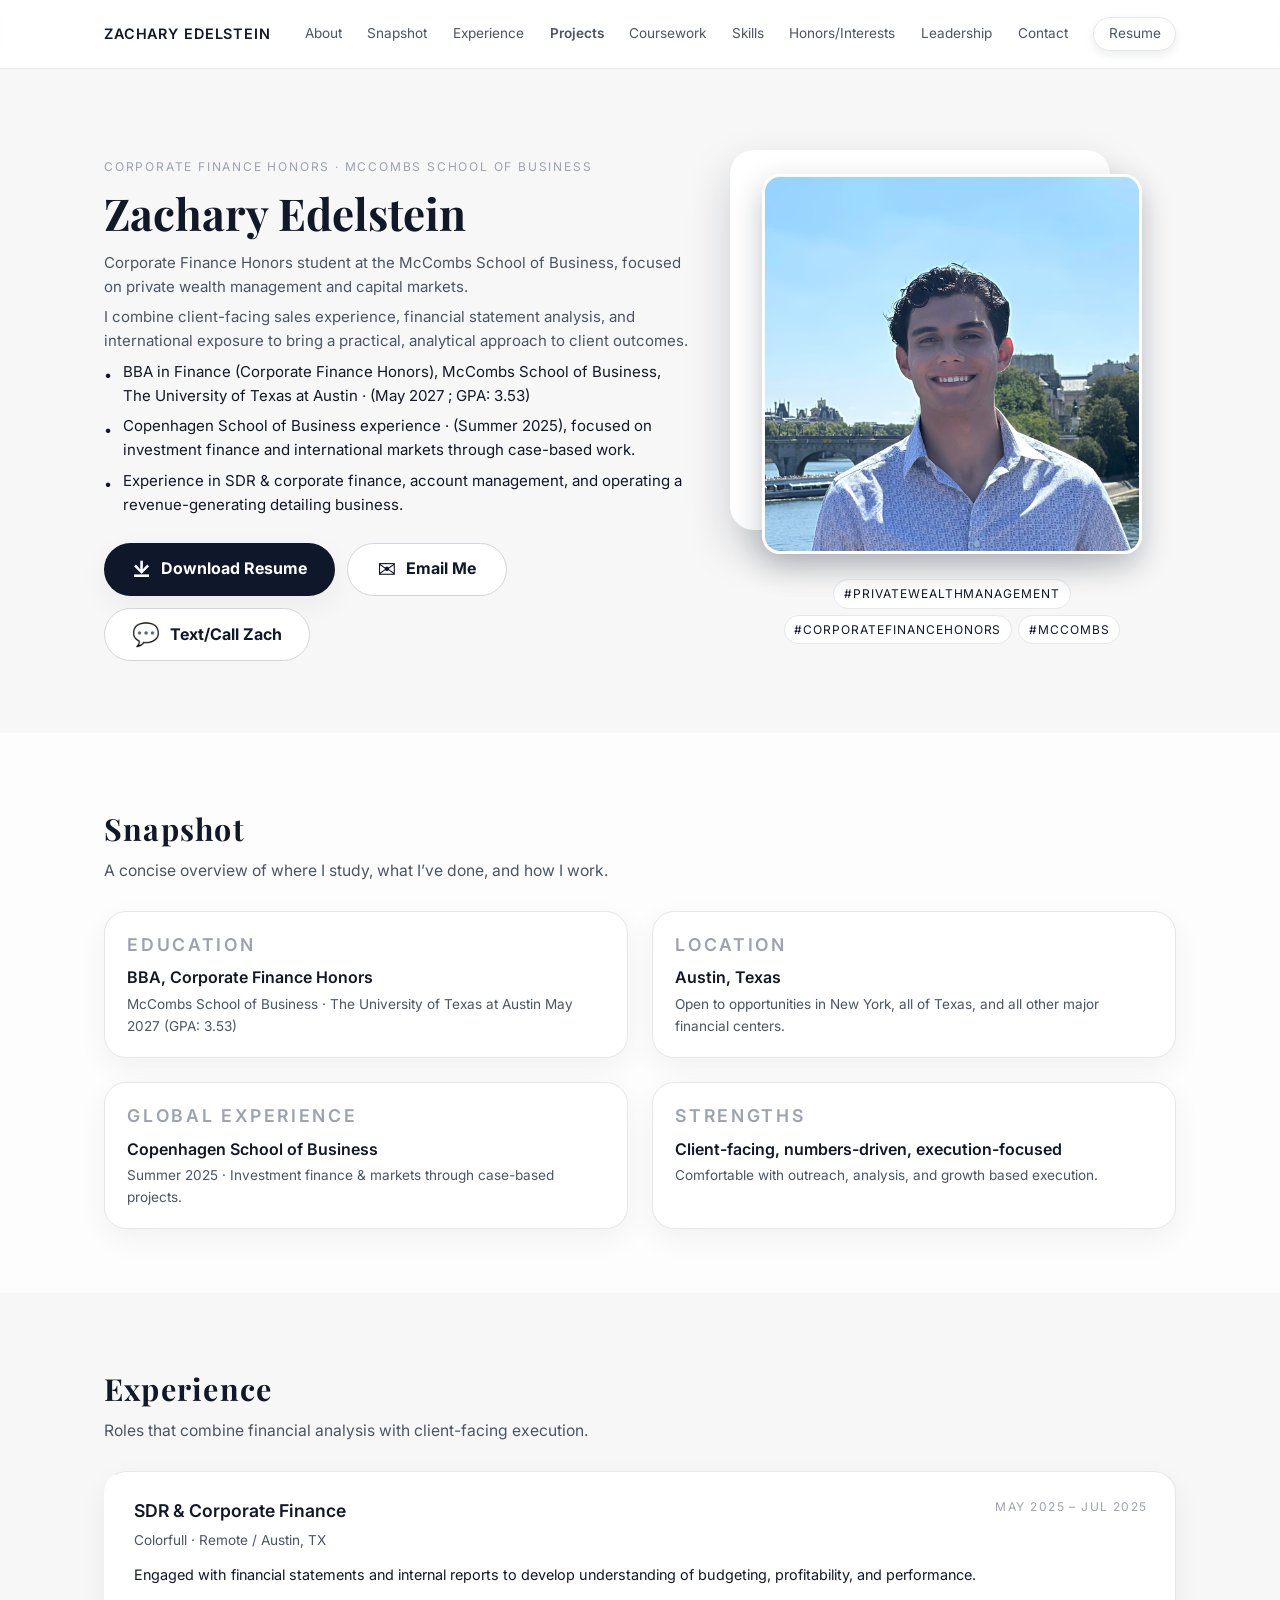
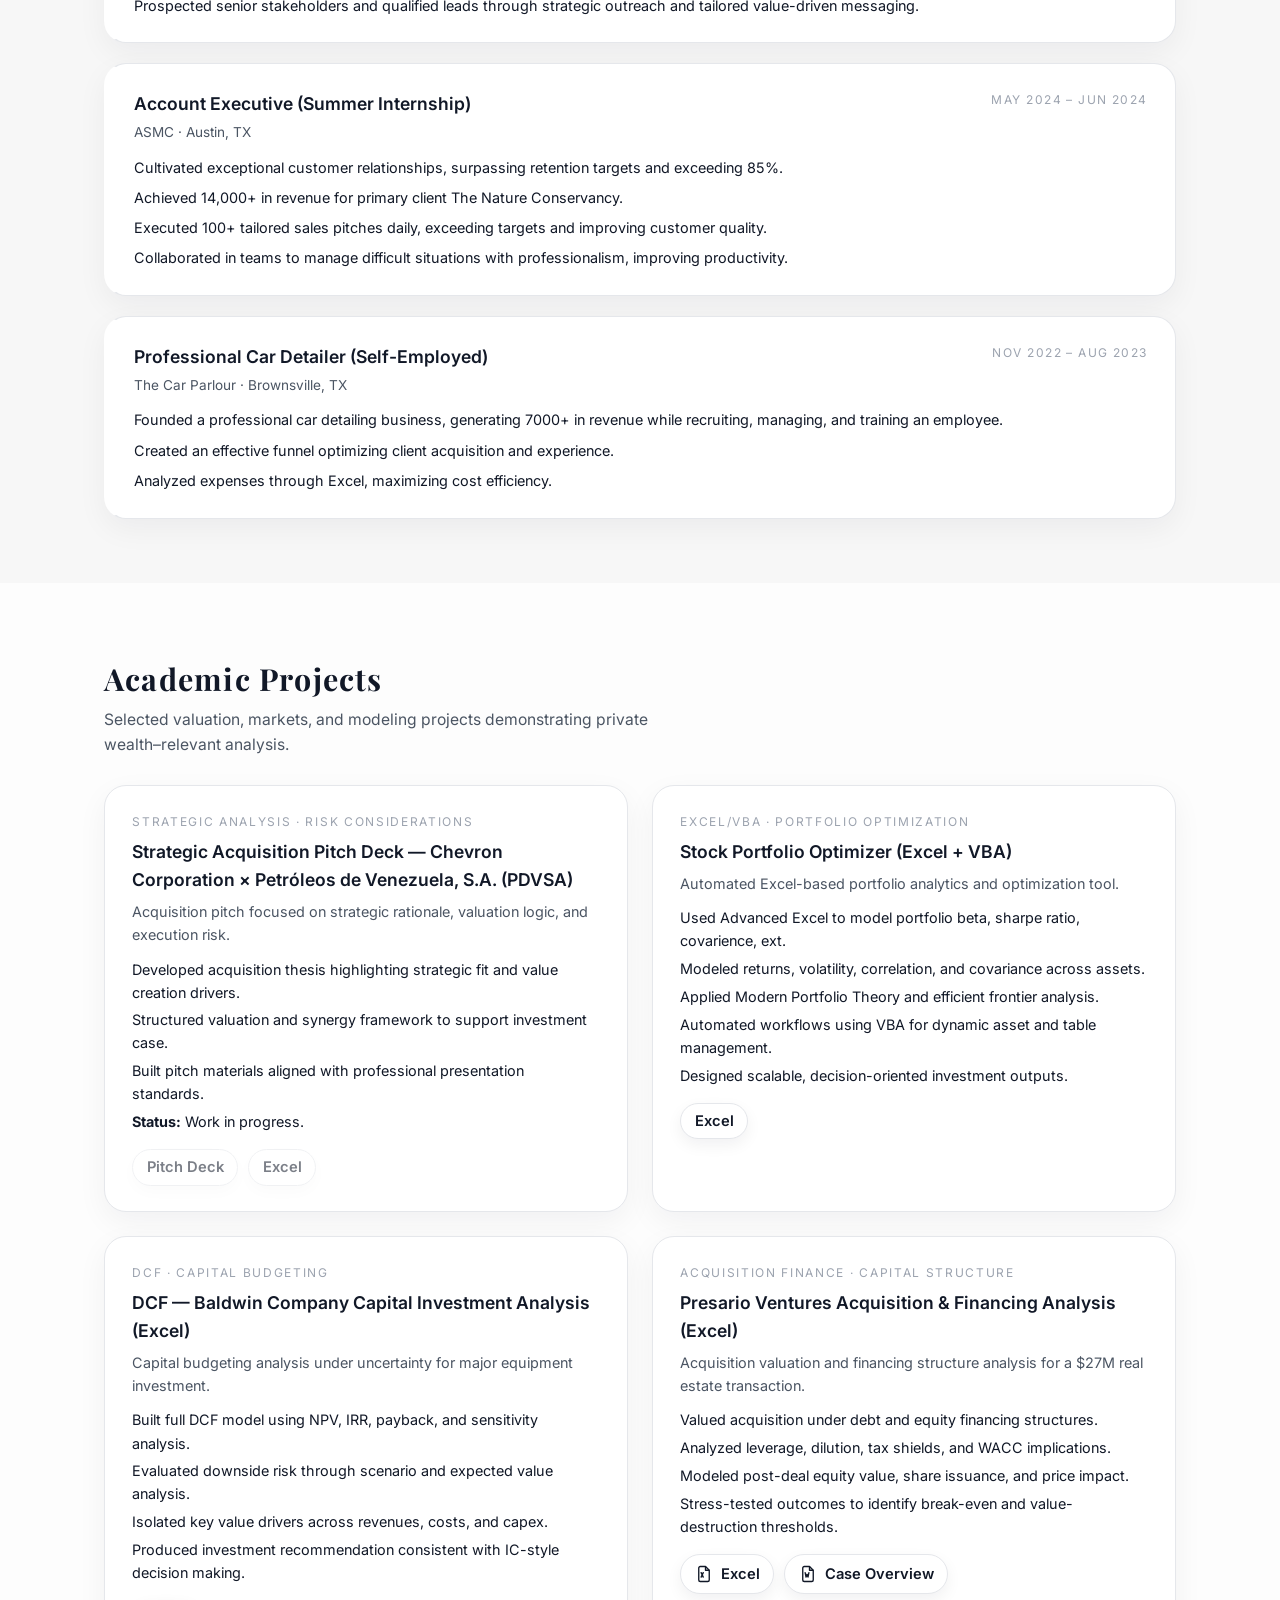
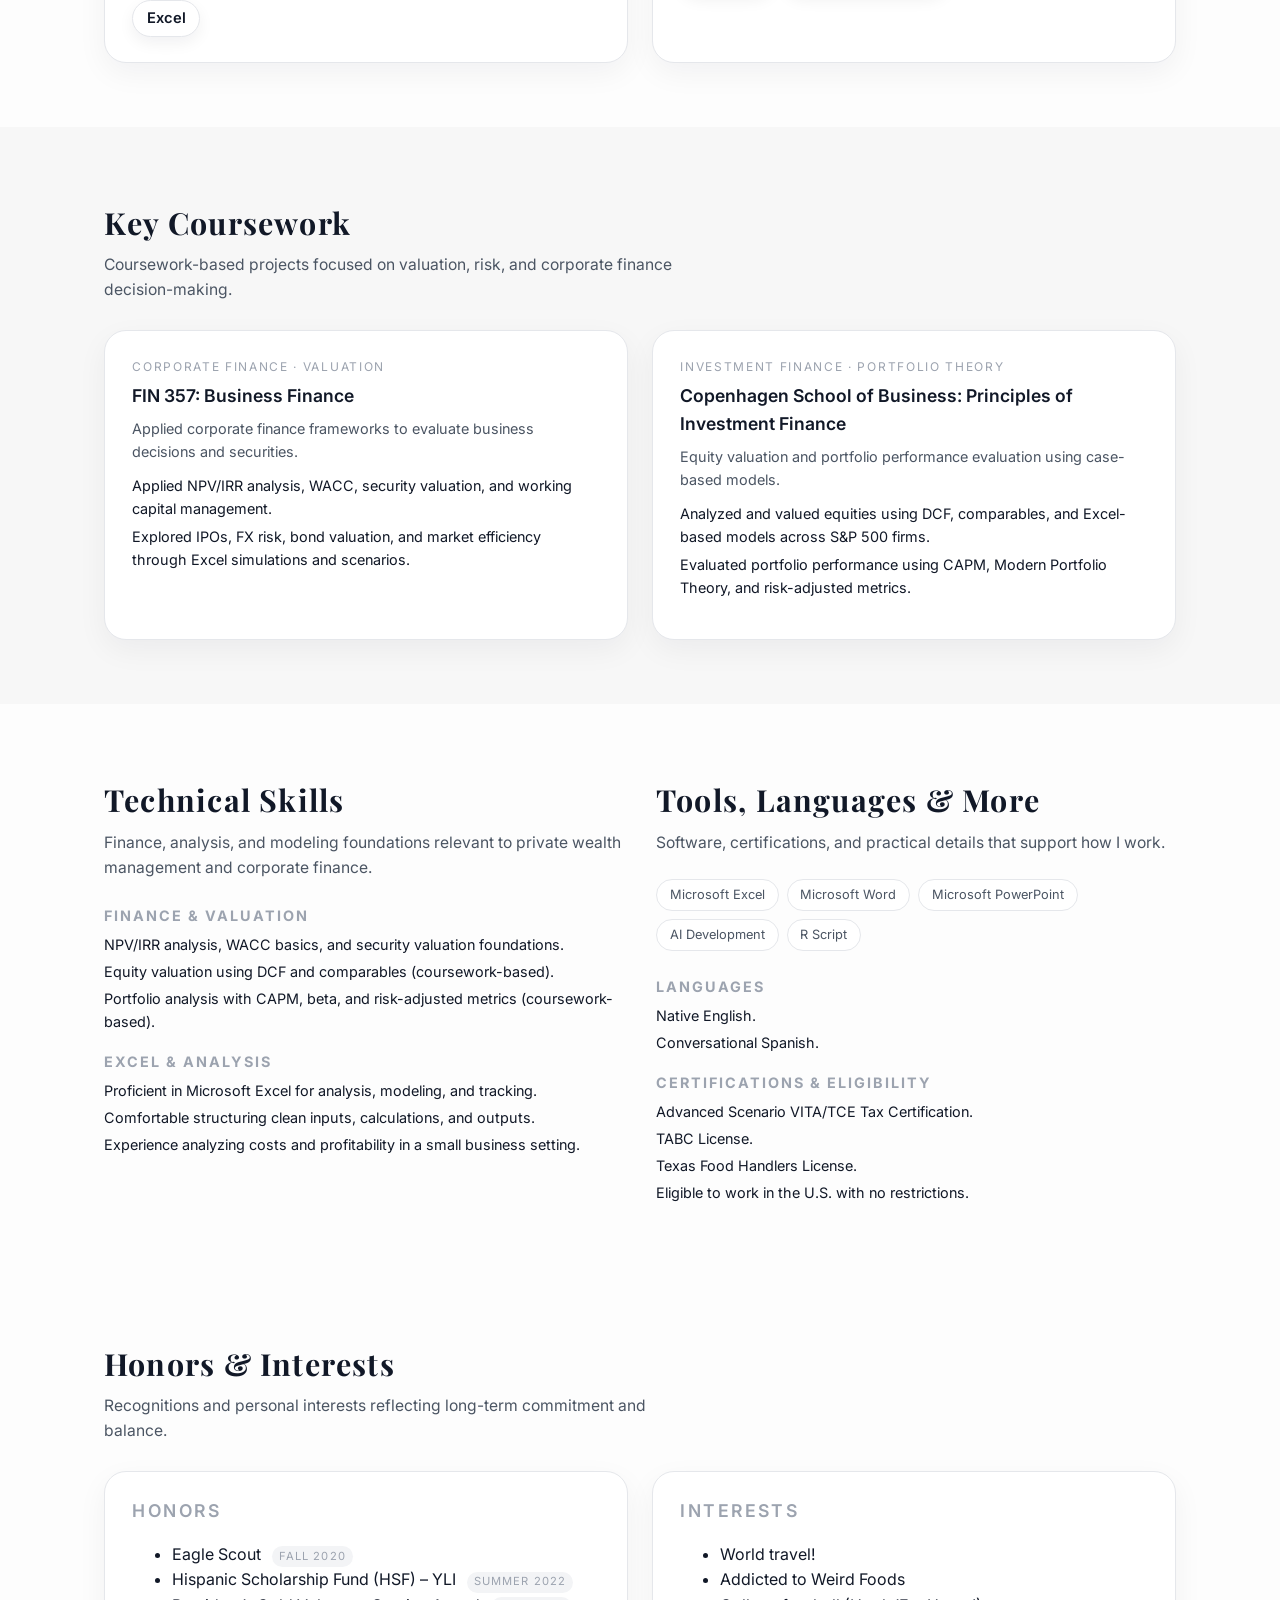
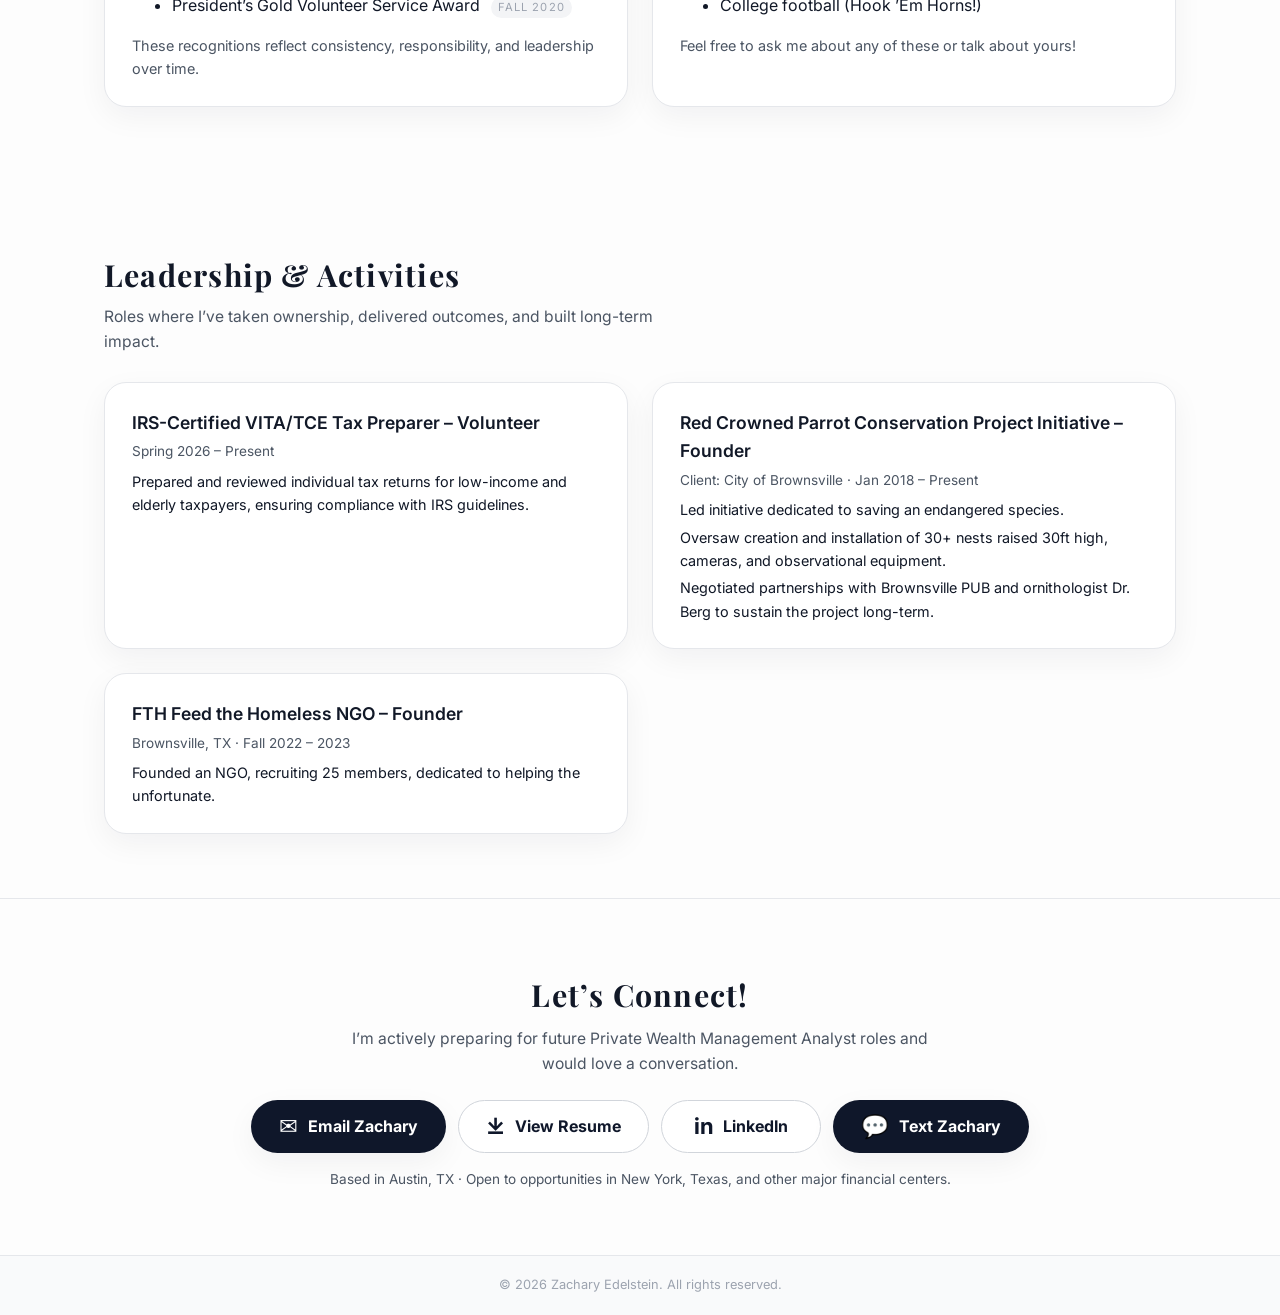
<file: Index.html>
<!DOCTYPE html>
<html lang="en">
<head>
  <meta charset="UTF-8" />
  <title>Zachary Edelstein | Private Wealth Management Candidate</title>
  <meta name="viewport" content="width=device-width, initial-scale=1" />
  <meta
    name="description"
    content="Personal website of Zachary Edelstein – Corporate Finance Honors student at UT Austin and private wealth management candidate with experience in sales, financial analysis, and entrepreneurial ventures."
  />

  <!-- GOOGLE FONTS -->
  <link
    href="https://fonts.googleapis.com/css2?family=Playfair+Display:wght@500;600;700&family=Inter:wght@300;400;500;600&display=swap"
    rel="stylesheet"
  />

  <!-- MAIN STYLESHEET -->
  <link rel="stylesheet" href="css/main.css" />
</head>
<body>
  <!-- =========================
       SITE HEADER & NAVIGATION
       ========================= -->
  <header class="nav">
    <div class="container nav-inner">
      <!-- BRAND / NAME -->
      <a href="#about" class="nav-brand">Zachary Edelstein</a>

      <!-- DESKTOP NAV LINKS -->
      <nav class="nav-links" aria-label="Primary navigation">
        <a href="#about">About</a>
        <a href="#snapshot">Snapshot</a>
        <a href="#experience">Experience</a>
        <a href="#projects" class="nav-emphasis">Projects</a>
        <a href="#coursework">Coursework</a>
        <a href="#skills">Skills</a>
        <a href="#honors">Honors/Interests</a>
        <a href="#leadership">Leadership</a>
        <a href="#contact">Contact</a>

        <!-- RESUME LINK (BUTTON STYLE) -->
        <a
          href="assets/RESUME 2026.pdf"
          class="nav-resume"
          target="_blank"
          rel="noopener"
        >
          Resume
        </a>
      </nav>

      <!-- MOBILE NAV TOGGLE -->
      <button
        class="nav-toggle"
        aria-label="Toggle navigation"
        aria-expanded="false"
      >
        <span class="nav-toggle-bar"></span>
        <span class="nav-toggle-bar"></span>
        <span class="nav-toggle-bar"></span>
      </button>
    </div>
  </header>

  <main>
    <!-- ==================
         HERO / ABOUT
         ================== -->
    <section id="about" class="section hero">
      <div class="container hero-grid">
        <!-- LEFT: INTRO TEXT -->
        <div class="hero-text">
          <p class="hero-label">Corporate Finance Honors · McCombs School of Business</p>

          <h1 class="hero-title">Zachary Edelstein</h1>

          <ul class="hero-highlights">
            <li>
              Corporate Finance Honors student at the McCombs School of Business, focused on
              private wealth management and capital markets.
            </li>
            <li>
              I combine client-facing sales experience, financial statement analysis, and
              international exposure to bring a practical, analytical approach to client outcomes.
            </li>
            <li>
              BBA in Finance (Corporate Finance Honors),
              McCombs School of Business, The University of Texas at Austin · (May 2027 ; GPA: 3.53)
            </li>
            <li>
              Copenhagen School of Business experience · (Summer 2025),
              focused on investment finance and international markets through case-based work.
            </li>
            <li>
              Experience in SDR & corporate finance, account management, and operating a
              revenue-generating detailing business.
            </li>
          </ul>

          <div class="hero-ctas">
            <a
              href="assets/RESUME 2026.pdf"
              class="btn btn-primary"
              target="_blank"
              rel="noopener"
            >
              <span class="btn-icon" aria-hidden="true">⤓</span>
              Download Resume
            </a>

            <a href="mailto:zedelstein3@gmail.com" class="btn btn-secondary">
              <span class="btn-icon" aria-hidden="true">✉</span>
              Email Me
            </a>

            <a href="sms:9563124280" class="btn btn-secondary">
              <span class="btn-icon" aria-hidden="true">💬</span>
              Text/Call Zach
            </a>
          </div>
        </div>

        <!-- RIGHT: PHOTO + TAGS -->
        <div class="hero-image">
          <div class="hero-photo-wrap">
            <div class="hero-photo-bg"></div>
            <img
              src="assets/IMG_6516.JPG"
              alt="Zachary Edelstein Headshot"
              class="hero-photo"
            />
          </div>

          <div class="hero-tags" aria-hidden="true">
            <span>#PrivateWealthManagement</span>
            <span>#CorporateFinanceHonors</span>
            <span>#McCombs</span>
          </div>
        </div>
      </div>
    </section>

    <!-- ==================
         SNAPSHOT SECTION
         ================== -->
    <section id="snapshot" class="section section-alt snapshot">
      <div class="container">
        <h2 class="section-title">Snapshot</h2>
        <p class="section-subtitle">
          A concise overview of where I study, what I’ve done, and how I work.
        </p>

        <div class="snapshot-grid">
          <article class="card snapshot-card">
            <h3 class="snapshot-label">Education</h3>
            <p class="snapshot-main">BBA, Corporate Finance Honors</p>
            <p class="snapshot-secondary">
              McCombs School of Business · The University of Texas at Austin
              May 2027 (GPA: 3.53)
            </p>
          </article>

          <article class="card snapshot-card">
            <h3 class="snapshot-label">Location</h3>
            <p class="snapshot-main">Austin, Texas</p>
            <p class="snapshot-secondary">
              Open to opportunities in New York, all of Texas, and all other major financial centers.
            </p>
          </article>

          <article class="card snapshot-card">
            <h3 class="snapshot-label">Global Experience</h3>
            <p class="snapshot-main">Copenhagen School of Business</p>
            <p class="snapshot-secondary">
              Summer 2025 · Investment finance & markets through case-based projects.
            </p>
          </article>

          <article class="card snapshot-card">
            <h3 class="snapshot-label">Strengths</h3>
            <p class="snapshot-main">Client-facing, numbers-driven, execution-focused</p>
            <p class="snapshot-secondary">
              Comfortable with outreach, analysis, and growth based execution.
            </p>
          </article>
        </div>
      </div>
    </section>

    <!-- ==================
         EXPERIENCE
         ================== -->
    <section id="experience" class="section">
      <div class="container">
        <h2 class="section-title">Experience</h2>
        <p class="section-subtitle">
          Roles that combine financial analysis with client-facing execution.
        </p>

        <div class="experience-list">
          <article class="card experience-card">
            <header class="experience-header">
              <div>
                <h3 class="experience-role">SDR &amp; Corporate Finance</h3>
                <p class="experience-company">Colorfull · Remote / Austin, TX</p>
              </div>
              <p class="experience-dates">May 2025 – Jul 2025</p>
            </header>
            <ul class="experience-bullets">
              <li>
                Engaged with financial statements and internal reports to develop understanding of budgeting,
                profitability, and performance.
              </li>
              <li>
                Prospected senior stakeholders and qualified leads through strategic outreach and tailored
                value-driven messaging.
              </li>
            </ul>
          </article>

          <article class="card experience-card">
            <header class="experience-header">
              <div>
                <h3 class="experience-role">Account Executive (Summer Internship)</h3>
                <p class="experience-company">ASMC · Austin, TX</p>
              </div>
              <p class="experience-dates">May 2024 – Jun 2024</p>
            </header>
            <ul class="experience-bullets">
              <li>
                Cultivated exceptional customer relationships, surpassing retention targets and exceeding 85%.
              </li>
              <li>
                Achieved 14,000+ in revenue for primary client The Nature Conservancy.
              </li>
              <li>
                Executed 100+ tailored sales pitches daily, exceeding targets and improving customer quality.
              </li>
              <li>
                Collaborated in teams to manage difficult situations with professionalism, improving productivity.
              </li>
            </ul>
          </article>

          <article class="card experience-card">
            <header class="experience-header">
              <div>
                <h3 class="experience-role">Professional Car Detailer (Self-Employed)</h3>
                <p class="experience-company">The Car Parlour · Brownsville, TX</p>
              </div>
              <p class="experience-dates">Nov 2022 – Aug 2023</p>
            </header>
            <ul class="experience-bullets">
              <li>
                Founded a professional car detailing business, generating 7000+ in revenue while recruiting,
                managing, and training an employee.
              </li>
              <li>
                Created an effective funnel optimizing client acquisition and experience.
              </li>
              <li>
                Analyzed expenses through Excel, maximizing cost efficiency.
              </li>
            </ul>
          </article>
        </div>
      </div>
    </section>

   <!-- ==================
     ACADEMIC PROJECTS (CONDENSED FOR PRIVATE WEALTH)
     ================== -->
<section id="projects" class="section section-alt">
  <div class="container">
    <h2 class="section-title">Academic Projects</h2>
    <p class="section-subtitle">
      Selected valuation, markets, and modeling projects demonstrating private wealth–relevant analysis.
    </p>

    <div class="projects-grid">
      <!-- BLOCK 1 -->
      <article class="card project-card">
        <p class="project-tag">Strategic Analysis · Risk Considerations</p>
        <h3 class="project-title">
          Strategic Acquisition Pitch Deck — Chevron Corporation × Petróleos de Venezuela, S.A. (PDVSA)
        </h3>
        <p class="project-description">
          Acquisition pitch focused on strategic rationale, valuation logic, and execution risk.
        </p>
        <ul class="project-bullets">
          <li>Developed acquisition thesis highlighting strategic fit and value creation drivers.</li>
          <li>Structured valuation and synergy framework to support investment case.</li>
          <li>Built pitch materials aligned with professional presentation standards.</li>
          <li><strong>Status:</strong> Work in progress.</li>
        </ul>

        <div class="project-actions">
          <a class="project-btn project-btn-ppt" href="#" aria-disabled="true">Pitch Deck</a>
          <a class="project-btn project-btn-excel" href="#" aria-disabled="true">Excel</a>
        </div>
      </article>

      <!-- BLOCK 2 -->
      <article class="card project-card">
        <p class="project-tag">Excel/VBA · Portfolio Optimization</p>
        <h3 class="project-title">Stock Portfolio Optimizer (Excel + VBA)</h3>
        <p class="project-description">
          Automated Excel-based portfolio analytics and optimization tool.
        </p>
        <ul class="project-bullets">
          <li>Used Advanced Excel to model portfolio beta, sharpe ratio, covarience, ext.</li>
          <li>Modeled returns, volatility, correlation, and covariance across assets.</li>
          <li>Applied Modern Portfolio Theory and efficient frontier analysis.</li>
          <li>Automated workflows using VBA for dynamic asset and table management.</li>
          <li>Designed scalable, decision-oriented investment outputs.</li>
        </ul>

        <div class="project-actions">
          <a
            class="project-btn project-btn-excel"
            href="assets/STOCK PORTFOLIO OPTIMIZER.xlsm"
            target="_blank"
            rel="noopener"
          >
            Excel
          </a>
        </div>
      </article>

      <!-- BLOCK 3 -->
      <article class="card project-card">
        <p class="project-tag">DCF · Capital Budgeting</p>
        <h3 class="project-title">
          DCF — Baldwin Company Capital Investment Analysis (Excel)
        </h3>
        <p class="project-description">
          Capital budgeting analysis under uncertainty for major equipment investment.
        </p>
        <ul class="project-bullets">
          <li>Built full DCF model using NPV, IRR, payback, and sensitivity analysis.</li>
          <li>Evaluated downside risk through scenario and expected value analysis.</li>
          <li>Isolated key value drivers across revenues, costs, and capex.</li>
          <li>Produced investment recommendation consistent with IC-style decision making.</li>
        </ul>

        <div class="project-actions">
          <a
            class="project-btn project-btn-excel"
            href="assets/Baldwin Company Case -ZacharyEdelstein.xlsx"
            target="_blank"
            rel="noopener"
          >
            Excel
          </a>
        </div>
      </article>

      <!-- BLOCK 4 -->
      <article class="card project-card">
        <p class="project-tag">Acquisition Finance · Capital Structure</p>
        <h3 class="project-title">
          Presario Ventures Acquisition &amp; Financing Analysis (Excel)
        </h3>
        <p class="project-description">
          Acquisition valuation and financing structure analysis for a $27M real estate transaction.
        </p>
        <ul class="project-bullets">
          <li>Valued acquisition under debt and equity financing structures.</li>
          <li>Analyzed leverage, dilution, tax shields, and WACC implications.</li>
          <li>Modeled post-deal equity value, share issuance, and price impact.</li>
          <li>Stress-tested outcomes to identify break-even and value-destruction thresholds.</li>
        </ul>

        <div class="project-actions" aria-label="Project files">
              <a
                class="project-btn project-btn-excel"
                href="assets/Zachary Edelstein Case 3.xlsx"
                target="_blank"
                rel="noopener"
                title="Open Excel model"
              >
                <svg class="project-btn-icon" viewBox="0 0 24 24" aria-hidden="true">
                  <path d="M14 2H7a2 2 0 0 0-2 2v16a2 2 0 0 0 2 2h10a2 2 0 0 0 2-2V7l-5-5Z" fill="none" stroke="currentColor" stroke-width="1.8" stroke-linejoin="round"/>
                  <path d="M14 2v5h5" fill="none" stroke="currentColor" stroke-width="1.8" stroke-linejoin="round"/>
                  <path d="M8.2 16.2 11 10.2m0 6-2.8-6" fill="none" stroke="currentColor" stroke-width="1.8" stroke-linecap="round"/>
                </svg>
                Excel
              </a>

              <a
                class="project-btn project-btn-word"
                href="assets/Case 3 Finance.pdf"
                target="_blank"
                rel="noopener"
                title="Open case overview"
              >
                <svg class="project-btn-icon" viewBox="0 0 24 24" aria-hidden="true">
                  <path d="M14 2H7a2 2 0 0 0-2 2v16a2 2 0 0 0 2 2h10a2 2 0 0 0 2-2V7l-5-5Z" fill="none" stroke="currentColor" stroke-width="1.8" stroke-linejoin="round"/>
                  <path d="M14 2v5h5" fill="none" stroke="currentColor" stroke-width="1.8" stroke-linejoin="round"/>
                  <path d="M8.2 10.3 9.4 16l1.3-3.6L12 16l1.2-5.7" fill="none" stroke="currentColor" stroke-width="1.8" stroke-linecap="round" stroke-linejoin="round"/>
                </svg>
                Case Overview
              </a>
            </div>
          </article>
        </div>
      </div>
    </section>

    <!-- ==================
         KEY COURSEWORK
         ================== -->
    <section id="coursework" class="section">
      <div class="container">
        <h2 class="section-title">Key Coursework</h2>
        <p class="section-subtitle">
          Coursework-based projects focused on valuation, risk, and corporate finance decision-making.
        </p>

        <div class="projects-grid">
          <article class="card project-card">
            <p class="project-tag">Corporate Finance · Valuation</p>
            <h3 class="project-title">FIN 357: Business Finance</h3>
            <p class="project-description">
              Applied corporate finance frameworks to evaluate business decisions and securities.
            </p>
            <ul class="project-bullets">
              <li>Applied NPV/IRR analysis, WACC, security valuation, and working capital management.</li>
              <li>Explored IPOs, FX risk, bond valuation, and market efficiency through Excel simulations and scenarios.</li>
            </ul>
          </article>

          <article class="card project-card">
            <p class="project-tag">Investment Finance · Portfolio Theory</p>
            <h3 class="project-title">Copenhagen School of Business: Principles of Investment Finance</h3>
            <p class="project-description">
              Equity valuation and portfolio performance evaluation using case-based models.
            </p>
            <ul class="project-bullets">
              <li>Analyzed and valued equities using DCF, comparables, and Excel-based models across S&amp;P 500 firms.</li>
              <li>Evaluated portfolio performance using CAPM, Modern Portfolio Theory, and risk-adjusted metrics.</li>
            </ul>
          </article>
        </div>
      </div>
    </section>

    <!-- ==================
         SKILLS
         ================== -->
    <section id="skills" class="section section-alt">
      <div class="container skills-grid">
        <div class="skills-column">
          <h2 class="section-title">Technical Skills</h2>
          <p class="section-subtitle">
            Finance, analysis, and modeling foundations relevant to private wealth management and corporate finance.
          </p>

          <div class="skills-group">
            <h3 class="skills-heading">Finance &amp; Valuation</h3>
            <ul>
              <li>NPV/IRR analysis, WACC basics, and security valuation foundations.</li>
              <li>Equity valuation using DCF and comparables (coursework-based).</li>
              <li>Portfolio analysis with CAPM, beta, and risk-adjusted metrics (coursework-based).</li>
            </ul>
          </div>

          <div class="skills-group">
            <h3 class="skills-heading">Excel &amp; Analysis</h3>
            <ul>
              <li>Proficient in Microsoft Excel for analysis, modeling, and tracking.</li>
              <li>Comfortable structuring clean inputs, calculations, and outputs.</li>
              <li>Experience analyzing costs and profitability in a small business setting.</li>
            </ul>
          </div>
        </div>

        <div class="skills-column">
          <h2 class="section-title">Tools, Languages &amp; More</h2>
          <p class="section-subtitle">
            Software, certifications, and practical details that support how I work.
          </p>

          <div class="tools-list">
            <span class="tool-pill">Microsoft Excel</span>
            <span class="tool-pill">Microsoft Word</span>
            <span class="tool-pill">Microsoft PowerPoint</span>
            <span class="tool-pill">AI Development</span>
            <span class="tool-pill">R Script</span>
          </div>

          <div class="skills-group">
            <h3 class="skills-heading">Languages</h3>
            <ul>
              <li>Native English.</li>
              <li>Conversational Spanish.</li>
            </ul>
          </div>

          <div class="skills-group">
            <h3 class="skills-heading">Certifications &amp; Eligibility</h3>
            <ul>
              <li>Advanced Scenario VITA/TCE Tax Certification.</li>
              <li>TABC License.</li>
              <li>Texas Food Handlers License.</li>
              <li>Eligible to work in the U.S. with no restrictions.</li>
            </ul>
          </div>

          
        </div>
      </div>
    </section>


   <!-- ==================
     HONORS + INTERESTS
     ================== -->
<section id="honors" class="section section-alt">
  <div class="container">
    <h2 class="section-title">Honors & Interests</h2>
    <p class="section-subtitle">
      Recognitions and personal interests reflecting long-term commitment and balance.
    </p>

    <div class="projects-grid">
      <!-- HONORS -->
      <article class="card">
        <h3 class="skills-heading">Honors</h3>
        <ul>
          <li>Eagle Scout <span class="tag-status">Fall 2020</span></li>
          <li>Hispanic Scholarship Fund (HSF) – YLI <span class="tag-status">Summer 2022</span></li>
          <li>President’s Gold Volunteer Service Award <span class="tag-status">Fall 2020</span></li>
        </ul>

        <p class="coursework-note">
          These recognitions reflect consistency, responsibility, and leadership over time.
        </p>
      </article>

      <!-- INTERESTS (UNCHANGED STYLE) -->
      <article class="card">
        <h3 class="skills-heading">Interests</h3>
        <ul>
          <li>World travel!</li>
          <li>Addicted to Weird Foods</li>
          <li>College football (Hook ’Em Horns!)</li>
        </ul>
         <p class="coursework-note">
          Feel free to ask me about any of these or talk about yours!
        </p>
      </article>
    </div>
  </div>
</section>
    <!-- ==================
         LEADERSHIP & ACTIVITIES
         ================== -->
    <section id="leadership" class="section section-leadership">
      <div class="container">
        <h2 class="section-title">Leadership &amp; Activities</h2>
        <p class="section-subtitle">
          Roles where I’ve taken ownership, delivered outcomes, and built long-term impact.
        </p>

        <div class="leadership-list">
          <article class="card leadership-card">
            <h3 class="leadership-title">IRS-Certified VITA/TCE Tax Preparer – Volunteer</h3>
            <p class="leadership-meta">Spring 2026 – Present</p>
            <ul class="leadership-bullets">
              <li>
                Prepared and reviewed individual tax returns for low-income and elderly taxpayers,
                ensuring compliance with IRS guidelines.
              </li>
            </ul>
          </article>

          <article class="card leadership-card">
            <h3 class="leadership-title">
              Red Crowned Parrot Conservation Project Initiative – Founder
            </h3>
            <p class="leadership-meta">
              Client: City of Brownsville · Jan 2018 – Present
            </p>
            <ul class="leadership-bullets">
              <li>Led initiative dedicated to saving an endangered species.</li>
              <li>Oversaw creation and installation of 30+ nests raised 30ft high, cameras, and observational equipment.</li>
              <li>Negotiated partnerships with Brownsville PUB and ornithologist Dr. Berg to sustain the project long-term.</li>
            </ul>
          </article>

          <article class="card leadership-card">
            <h3 class="leadership-title">FTH Feed the Homeless NGO – Founder</h3>
            <p class="leadership-meta">Brownsville, TX · Fall 2022 – 2023</p>
            <ul class="leadership-bullets">
              <li>Founded an NGO, recruiting 25 members, dedicated to helping the unfortunate.</li>
            </ul>
          </article>
        </div>
      </div>
    </section>

    <!-- ==================
         CONTACT
         ================== -->
    <section id="contact" class="section section-alt section-contact">
      <div class="container contact-inner">
        <h2 class="section-title">Let’s Connect!</h2>
        <p class="section-subtitle">
          I’m actively preparing for future Private Wealth Management Analyst roles and would love a conversation.
        </p>

        <div class="contact-ctas">
          <a href="mailto:zedelstein3@gmail.com" class="btn btn-primary">
            <span class="btn-icon" aria-hidden="true">✉</span>
            Email Zachary
          </a>

          <a
            href="assets/RESUME 2026.pdf"
            class="btn btn-secondary"
            target="_blank"
            rel="noopener"
          >
            <span class="btn-icon" aria-hidden="true">⤓</span>
            View Resume
          </a>

          <a
            href="https://www.linkedin.com/in/zacharyedelstein"
            class="btn btn-tertiary"
            target="_blank"
            rel="noopener"
          >
            <span class="btn-icon" aria-hidden="true">in</span>
            LinkedIn
          </a>

          <a href="sms:9563124280" class="btn btn-primary">
            <span class="btn-icon" aria-hidden="true">💬</span>
            Text Zachary
          </a>
        </div>

        <p class="contact-meta">
          Based in Austin, TX · Open to opportunities in New York, Texas, and other major financial centers.
        </p>
      </div>
    </section>
  </main>

  <!-- ==================
       FOOTER
       ================== -->
  <footer class="footer">
    <div class="container footer-inner">
      <p>© 2026 Zachary Edelstein. All rights reserved.</p>
    </div>
  </footer>

  <!-- MAIN SCRIPT -->
  <script src="js/main.js"></script>
</body>
</html>
</file>
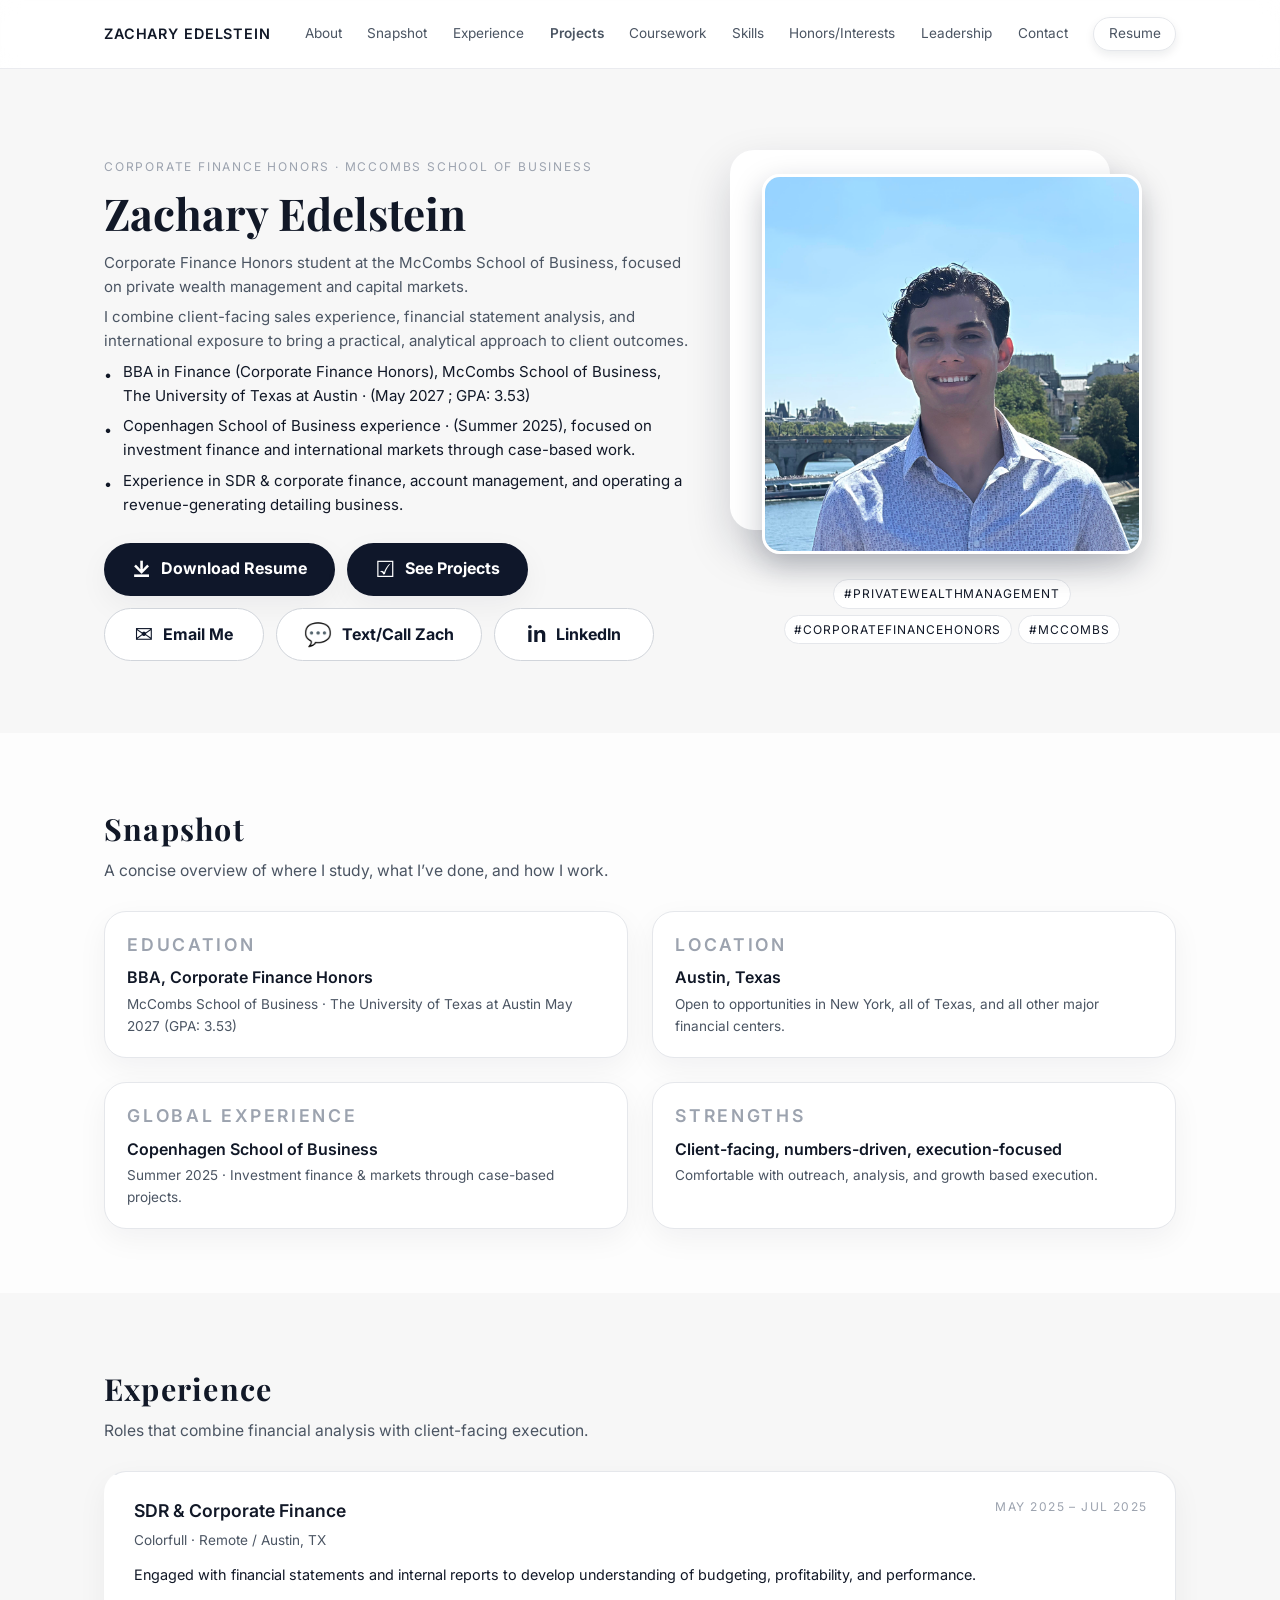
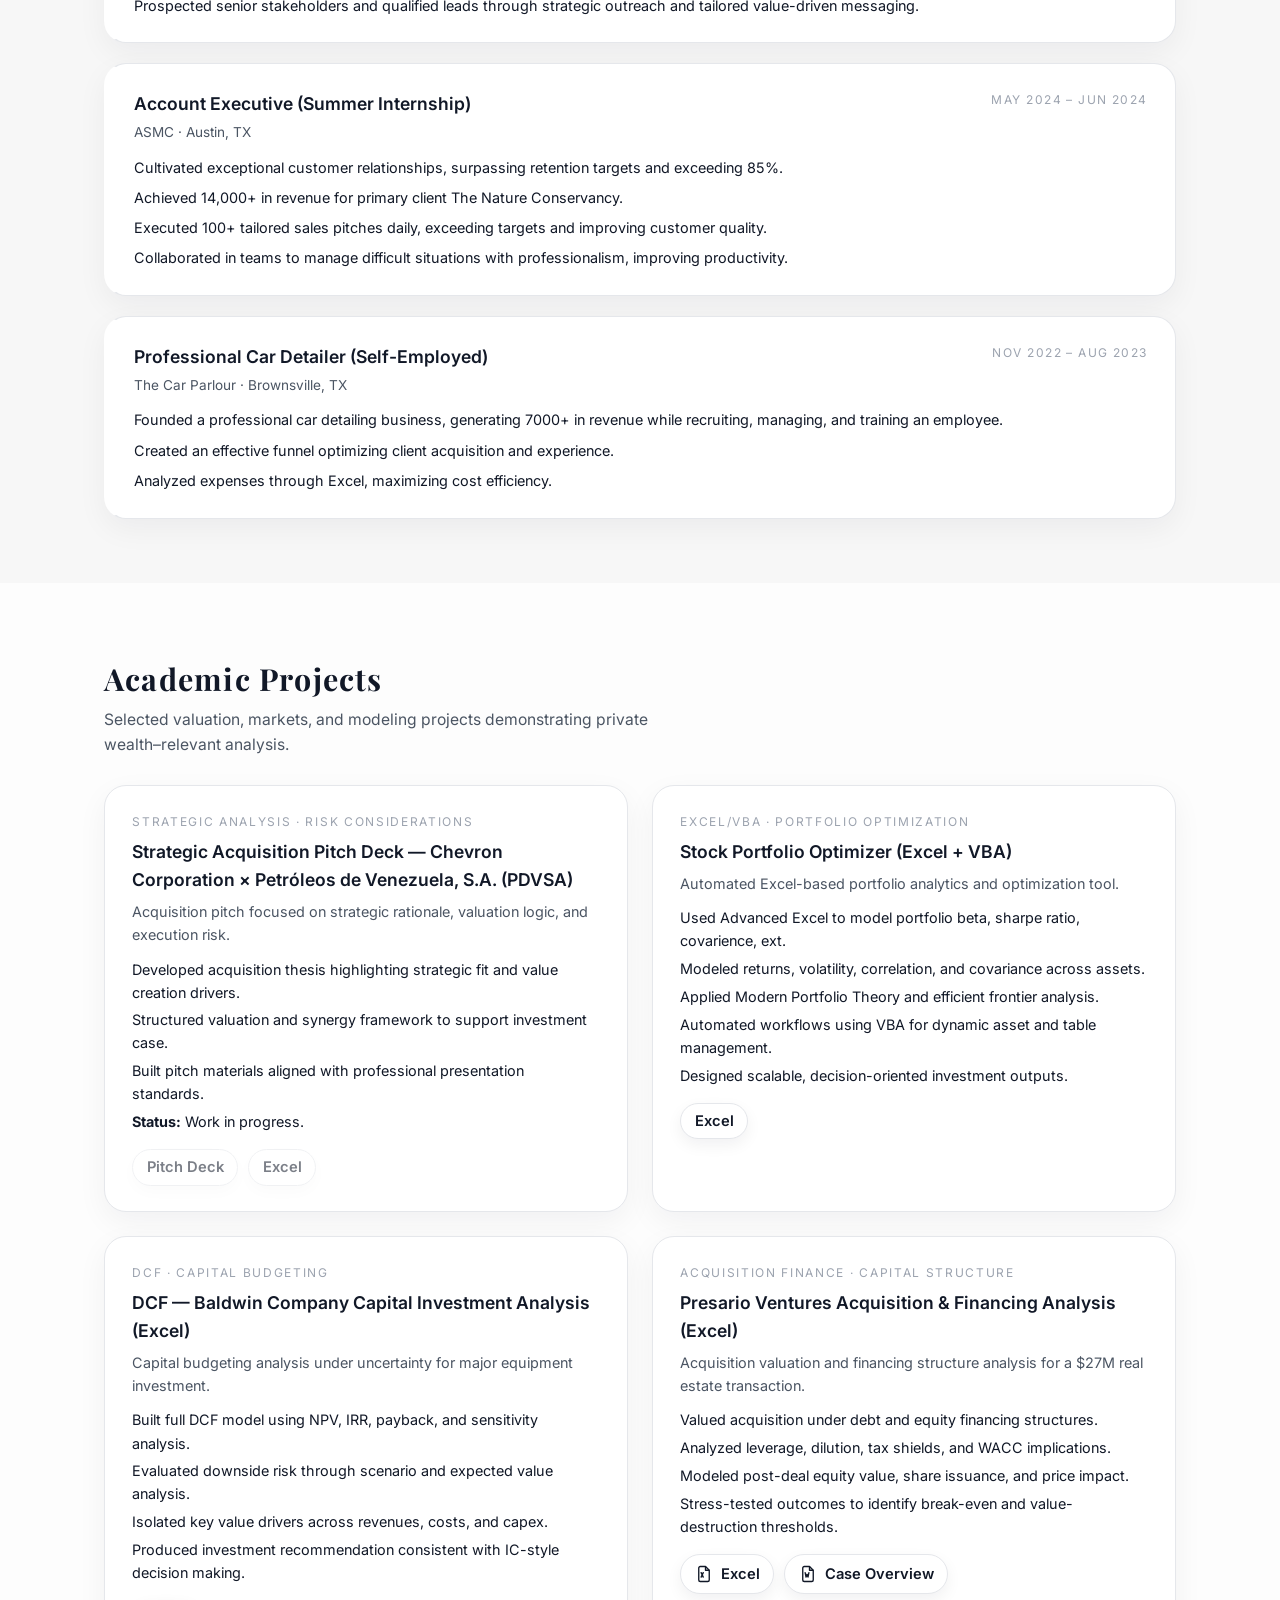
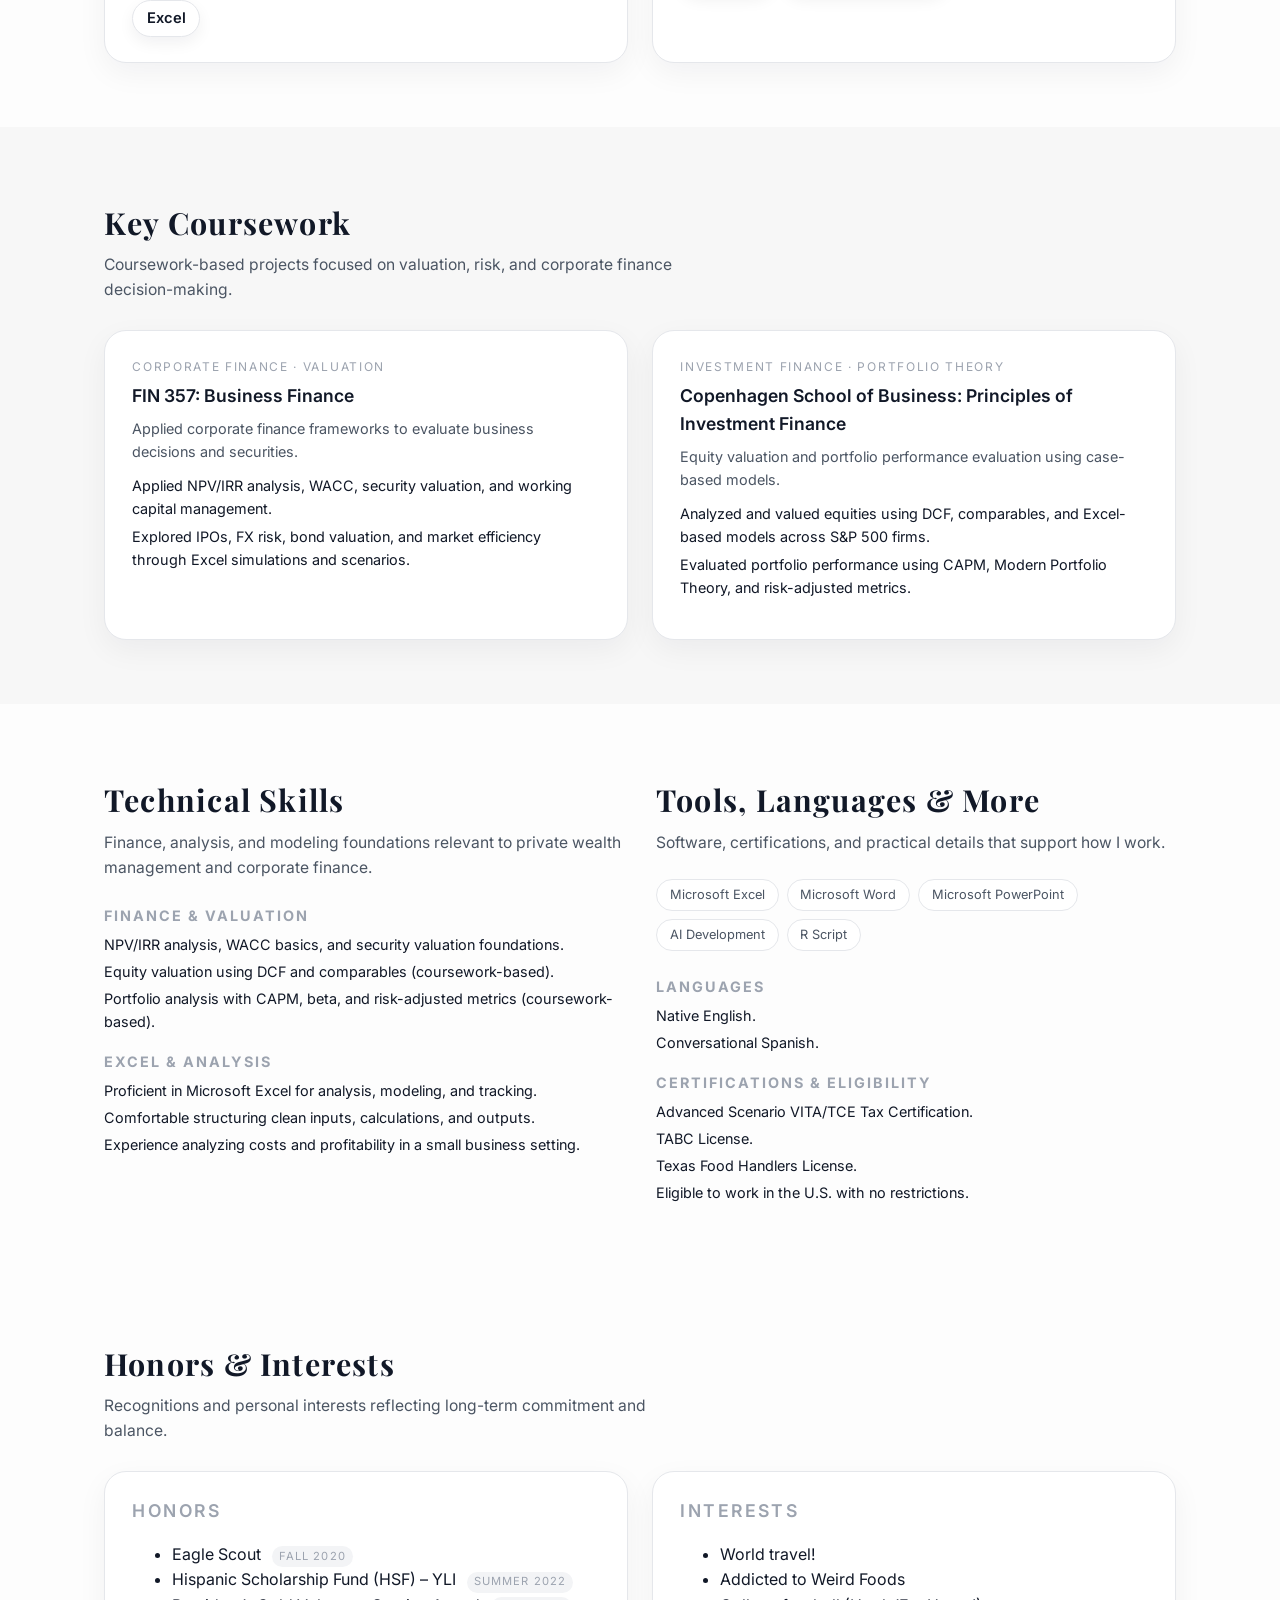
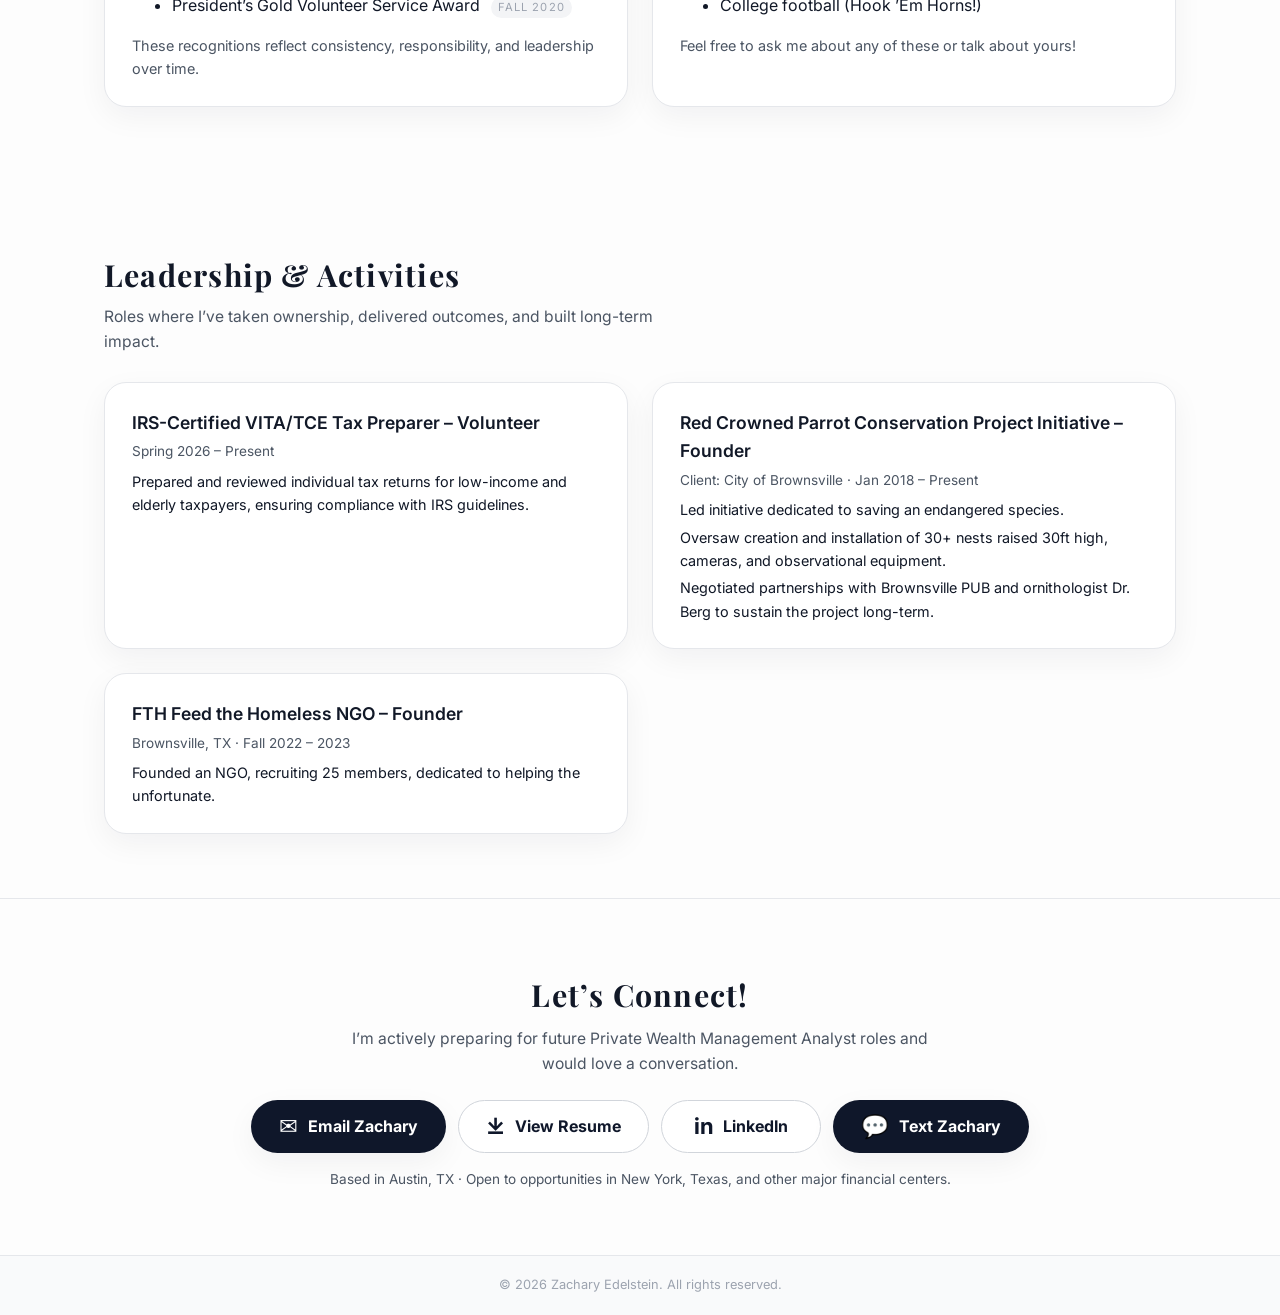
<file: index.html>
<!DOCTYPE html>
<html lang="en">
<head>
  <meta charset="UTF-8" />
  <title>Zachary Edelstein | Private Wealth Management Candidate</title>
  <meta name="viewport" content="width=device-width, initial-scale=1" />
  <meta
    name="description"
    content="Personal website of Zachary Edelstein – Corporate Finance Honors student at UT Austin and private wealth management candidate with experience in sales, financial analysis, and entrepreneurial ventures."
  />

  <!-- GOOGLE FONTS -->
  <link
    href="https://fonts.googleapis.com/css2?family=Playfair+Display:wght@500;600;700&family=Inter:wght@300;400;500;600&display=swap"
    rel="stylesheet"
  />

  <!-- MAIN STYLESHEET -->
  <link rel="stylesheet" href="css/main.css" />
</head>
<body>
  <!-- =========================
       SITE HEADER & NAVIGATION
       ========================= -->
  <header class="nav">
    <div class="container nav-inner">
      <!-- BRAND / NAME -->
      <a href="#about" class="nav-brand">Zachary Edelstein</a>

      <!-- DESKTOP NAV LINKS -->
      <nav class="nav-links" aria-label="Primary navigation">
        <a href="#about">About</a>
        <a href="#snapshot">Snapshot</a>
        <a href="#experience">Experience</a>
        <a href="#projects" class="nav-emphasis">Projects</a>
        <a href="#coursework">Coursework</a>
        <a href="#skills">Skills</a>
        <a href="#honors">Honors/Interests</a>
        <a href="#leadership">Leadership</a>
        <a href="#contact">Contact</a>

        <!-- RESUME LINK (BUTTON STYLE) -->
        <a
          href="assets/RESUME 2026.pdf"
          class="nav-resume"
          target="_blank"
          rel="noopener"
        >
          Resume
        </a>
      </nav>

      <!-- MOBILE NAV TOGGLE -->
      <button
        class="nav-toggle"
        aria-label="Toggle navigation"
        aria-expanded="false"
      >
        <span class="nav-toggle-bar"></span>
        <span class="nav-toggle-bar"></span>
        <span class="nav-toggle-bar"></span>
      </button>
    </div>
  </header>

  <main>
    <!-- ==================
         HERO / ABOUT
         ================== -->
    <section id="about" class="section hero">
      <div class="container hero-grid">
        <!-- LEFT: INTRO TEXT -->
        <div class="hero-text">
          <p class="hero-label">Corporate Finance Honors · McCombs School of Business</p>

          <h1 class="hero-title">Zachary Edelstein</h1>

          <!-- ✅ MOBILE VERSION ONLY (CSS controls visibility):
               Photo + tags + mobile CTAs directly under tags on phone.
               Hidden on desktop. -->
          <div class="hero-image hero-image-mobile" aria-hidden="true">
            <div class="hero-photo-wrap">
              <div class="hero-photo-bg"></div>
              <img
                src="assets/IMG_6516.JPG"
                alt=""
                class="hero-photo"
              />
            </div>

            <div class="hero-tags" aria-hidden="true">
              <span>#PrivateWealthManagement</span>
              <span>#CorporateFinanceHonors</span>
              <span>#McCombs</span>
            </div>

            <!-- ✅ MOBILE-ONLY BUTTONS -->
            <div class="hero-ctas hero-ctas-mobile" aria-hidden="true">
              <a
                href="assets/RESUME 2026.pdf"
                class="btn btn-primary"
                target="_blank"
                rel="noopener"
              >
                <span class="btn-icon" aria-hidden="true">⤓</span>
                Download Resume
              </a>

              <!-- ✅ SEE PROJECTS (mobile) -->
              <a href="#projects" class="btn btn-primary">
                <span class="btn-icon" aria-hidden="true">☑</span>
                See Projects
              </a>

              <a href="mailto:zedelstein3@gmail.com" class="btn btn-secondary">
                <span class="btn-icon" aria-hidden="true">✉</span>
                Email Me
              </a>

              <a href="sms:9563124280" class="btn btn-secondary">
                <span class="btn-icon" aria-hidden="true">💬</span>
                Text/Call Zach
              </a>

              <a
                href="https://www.linkedin.com/in/zacharyedelstein"
                class="btn btn-tertiary"
                target="_blank"
                rel="noopener"
              >
                <span class="btn-icon" aria-hidden="true">in</span>
                LinkedIn
              </a>
            </div>
          </div>

          <ul class="hero-highlights">
            <li>
              Corporate Finance Honors student at the McCombs School of Business, focused on
              private wealth management and capital markets.
            </li>
            <li>
              I combine client-facing sales experience, financial statement analysis, and
              international exposure to bring a practical, analytical approach to client outcomes.
            </li>
            <li>
              BBA in Finance (Corporate Finance Honors),
              McCombs School of Business, The University of Texas at Austin · (May 2027 ; GPA: 3.53)
            </li>
            <li>
              Copenhagen School of Business experience · (Summer 2025),
              focused on investment finance and international markets through case-based work.
            </li>
            <li>
              Experience in SDR & corporate finance, account management, and operating a
              revenue-generating detailing business.
            </li>
          </ul>

          <!-- ✅ DESKTOP CTAs (CSS will hide this block on mobile) -->
          <div class="hero-ctas hero-ctas-desktop">
            <a
              href="assets/RESUME 2026.pdf"
              class="btn btn-primary"
              target="_blank"
              rel="noopener"
            >
              <span class="btn-icon" aria-hidden="true">⤓</span>
              Download Resume
            </a>

            <!-- ✅ SEE PROJECTS (desktop) -->
            <a href="#projects" class="btn btn-primary">
              <span class="btn-icon" aria-hidden="true">☑</span>
              See Projects
            </a>

            <a href="mailto:zedelstein3@gmail.com" class="btn btn-secondary">
              <span class="btn-icon" aria-hidden="true">✉</span>
              Email Me
            </a>

            <a href="sms:9563124280" class="btn btn-secondary">
              <span class="btn-icon" aria-hidden="true">💬</span>
              Text/Call Zach
            </a>

            <a
              href="https://www.linkedin.com/in/zacharyedelstein"
              class="btn btn-tertiary"
              target="_blank"
              rel="noopener"
            >
              <span class="btn-icon" aria-hidden="true">in</span>
              LinkedIn
            </a>
          </div>
        </div>

        <!-- ✅ DESKTOP VERSION ONLY (CSS controls visibility):
             This is the ONLY hero image that should appear on desktop (right column). -->
        <div class="hero-image hero-image-desktop" aria-hidden="false">
          <div class="hero-photo-wrap">
            <div class="hero-photo-bg"></div>
            <img
              src="assets/IMG_6516.JPG"
              alt="Zachary Edelstein Headshot"
              class="hero-photo"
            />
          </div>

          <div class="hero-tags" aria-hidden="true">
            <span>#PrivateWealthManagement</span>
            <span>#CorporateFinanceHonors</span>
            <span>#McCombs</span>
          </div>
        </div>
      </div>
    </section>

    <!-- ==================
         SNAPSHOT SECTION
         ================== -->
    <section id="snapshot" class="section section-alt snapshot">
      <div class="container">
        <h2 class="section-title">Snapshot</h2>
        <p class="section-subtitle">
          A concise overview of where I study, what I’ve done, and how I work.
        </p>

        <div class="snapshot-grid">
          <article class="card snapshot-card">
            <h3 class="snapshot-label">Education</h3>
            <p class="snapshot-main">BBA, Corporate Finance Honors</p>
            <p class="snapshot-secondary">
              McCombs School of Business · The University of Texas at Austin
              May 2027 (GPA: 3.53)
            </p>
          </article>

          <article class="card snapshot-card">
            <h3 class="snapshot-label">Location</h3>
            <p class="snapshot-main">Austin, Texas</p>
            <p class="snapshot-secondary">
              Open to opportunities in New York, all of Texas, and all other major financial centers.
            </p>
          </article>

          <article class="card snapshot-card">
            <h3 class="snapshot-label">Global Experience</h3>
            <p class="snapshot-main">Copenhagen School of Business</p>
            <p class="snapshot-secondary">
              Summer 2025 · Investment finance & markets through case-based projects.
            </p>
          </article>

          <article class="card snapshot-card">
            <h3 class="snapshot-label">Strengths</h3>
            <p class="snapshot-main">Client-facing, numbers-driven, execution-focused</p>
            <p class="snapshot-secondary">
              Comfortable with outreach, analysis, and growth based execution.
            </p>
          </article>
        </div>
      </div>
    </section>

    <!-- ==================
         EXPERIENCE
         ================== -->
    <section id="experience" class="section">
      <div class="container">
        <h2 class="section-title">Experience</h2>
        <p class="section-subtitle">
          Roles that combine financial analysis with client-facing execution.
        </p>

        <div class="experience-list">
          <article class="card experience-card">
            <header class="experience-header">
              <div>
                <h3 class="experience-role">SDR &amp; Corporate Finance</h3>
                <p class="experience-company">Colorfull · Remote / Austin, TX</p>
              </div>
              <p class="experience-dates">May 2025 – Jul 2025</p>
            </header>
            <ul class="experience-bullets">
              <li>
                Engaged with financial statements and internal reports to develop understanding of budgeting,
                profitability, and performance.
              </li>
              <li>
                Prospected senior stakeholders and qualified leads through strategic outreach and tailored
                value-driven messaging.
              </li>
            </ul>
          </article>

          <article class="card experience-card">
            <header class="experience-header">
              <div>
                <h3 class="experience-role">Account Executive (Summer Internship)</h3>
                <p class="experience-company">ASMC · Austin, TX</p>
              </div>
              <p class="experience-dates">May 2024 – Jun 2024</p>
            </header>
            <ul class="experience-bullets">
              <li>
                Cultivated exceptional customer relationships, surpassing retention targets and exceeding 85%.
              </li>
              <li>
                Achieved 14,000+ in revenue for primary client The Nature Conservancy.
              </li>
              <li>
                Executed 100+ tailored sales pitches daily, exceeding targets and improving customer quality.
              </li>
              <li>
                Collaborated in teams to manage difficult situations with professionalism, improving productivity.
              </li>
            </ul>
          </article>

          <article class="card experience-card">
            <header class="experience-header">
              <div>
                <h3 class="experience-role">Professional Car Detailer (Self-Employed)</h3>
                <p class="experience-company">The Car Parlour · Brownsville, TX</p>
              </div>
              <p class="experience-dates">Nov 2022 – Aug 2023</p>
            </header>
            <ul class="experience-bullets">
              <li>
                Founded a professional car detailing business, generating 7000+ in revenue while recruiting,
                managing, and training an employee.
              </li>
              <li>
                Created an effective funnel optimizing client acquisition and experience.
              </li>
              <li>
                Analyzed expenses through Excel, maximizing cost efficiency.
              </li>
            </ul>
          </article>
        </div>
      </div>
    </section>

    <!-- ==================
         ACADEMIC PROJECTS (CONDENSED FOR PRIVATE WEALTH)
         ================== -->
    <section id="projects" class="section section-alt">
      <div class="container">
        <h2 class="section-title">Academic Projects</h2>
        <p class="section-subtitle">
          Selected valuation, markets, and modeling projects demonstrating private wealth–relevant analysis.
        </p>

        <div class="projects-grid">
          <!-- BLOCK 1 -->
          <article class="card project-card">
            <p class="project-tag">Strategic Analysis · Risk Considerations</p>
            <h3 class="project-title">
              Strategic Acquisition Pitch Deck — Chevron Corporation × Petróleos de Venezuela, S.A. (PDVSA)
            </h3>
            <p class="project-description">
              Acquisition pitch focused on strategic rationale, valuation logic, and execution risk.
            </p>
            <ul class="project-bullets">
              <li>Developed acquisition thesis highlighting strategic fit and value creation drivers.</li>
              <li>Structured valuation and synergy framework to support investment case.</li>
              <li>Built pitch materials aligned with professional presentation standards.</li>
              <li><strong>Status:</strong> Work in progress.</li>
            </ul>

            <div class="project-actions">
              <a class="project-btn project-btn-ppt" href="#" aria-disabled="true">Pitch Deck</a>
              <a class="project-btn project-btn-excel" href="#" aria-disabled="true">Excel</a>
            </div>
          </article>

          <!-- BLOCK 2 -->
          <article class="card project-card">
            <p class="project-tag">Excel/VBA · Portfolio Optimization</p>
            <h3 class="project-title">Stock Portfolio Optimizer (Excel + VBA)</h3>
            <p class="project-description">
              Automated Excel-based portfolio analytics and optimization tool.
            </p>
            <ul class="project-bullets">
              <li>Used Advanced Excel to model portfolio beta, sharpe ratio, covarience, ext.</li>
              <li>Modeled returns, volatility, correlation, and covariance across assets.</li>
              <li>Applied Modern Portfolio Theory and efficient frontier analysis.</li>
              <li>Automated workflows using VBA for dynamic asset and table management.</li>
              <li>Designed scalable, decision-oriented investment outputs.</li>
            </ul>

            <div class="project-actions">
              <a
                class="project-btn project-btn-excel"
                href="assets/STOCK PORTFOLIO OPTIMIZER.xlsm"
                target="_blank"
                rel="noopener"
              >
                Excel
              </a>
            </div>
          </article>

          <!-- BLOCK 3 -->
          <article class="card project-card">
            <p class="project-tag">DCF · Capital Budgeting</p>
            <h3 class="project-title">
              DCF — Baldwin Company Capital Investment Analysis (Excel)
            </h3>
            <p class="project-description">
              Capital budgeting analysis under uncertainty for major equipment investment.
            </p>
            <ul class="project-bullets">
              <li>Built full DCF model using NPV, IRR, payback, and sensitivity analysis.</li>
              <li>Evaluated downside risk through scenario and expected value analysis.</li>
              <li>Isolated key value drivers across revenues, costs, and capex.</li>
              <li>Produced investment recommendation consistent with IC-style decision making.</li>
            </ul>

            <div class="project-actions">
              <a
                class="project-btn project-btn-excel"
                href="assets/Baldwin Company Case -ZacharyEdelstein.xlsx"
                target="_blank"
                rel="noopener"
              >
                Excel
              </a>
            </div>
          </article>

          <!-- BLOCK 4 -->
          <article class="card project-card">
            <p class="project-tag">Acquisition Finance · Capital Structure</p>
            <h3 class="project-title">
              Presario Ventures Acquisition &amp; Financing Analysis (Excel)
            </h3>
            <p class="project-description">
              Acquisition valuation and financing structure analysis for a $27M real estate transaction.
            </p>
            <ul class="project-bullets">
              <li>Valued acquisition under debt and equity financing structures.</li>
              <li>Analyzed leverage, dilution, tax shields, and WACC implications.</li>
              <li>Modeled post-deal equity value, share issuance, and price impact.</li>
              <li>Stress-tested outcomes to identify break-even and value-destruction thresholds.</li>
            </ul>

            <div class="project-actions" aria-label="Project files">
              <a
                class="project-btn project-btn-excel"
                href="assets/Zachary Edelstein Case 3.xlsx"
                target="_blank"
                rel="noopener"
                title="Open Excel model"
              >
                <svg class="project-btn-icon" viewBox="0 0 24 24" aria-hidden="true">
                  <path d="M14 2H7a2 2 0 0 0-2 2v16a2 2 0 0 0 2 2h10a2 2 0 0 0 2-2V7l-5-5Z" fill="none" stroke="currentColor" stroke-width="1.8" stroke-linejoin="round"/>
                  <path d="M14 2v5h5" fill="none" stroke="currentColor" stroke-width="1.8" stroke-linejoin="round"/>
                  <path d="M8.2 16.2 11 10.2m0 6-2.8-6" fill="none" stroke="currentColor" stroke-width="1.8" stroke-linecap="round"/>
                </svg>
                Excel
              </a>

              <a
                class="project-btn project-btn-word"
                href="assets/Case 3 Finance.pdf"
                target="_blank"
                rel="noopener"
                title="Open case overview"
              >
                <svg class="project-btn-icon" viewBox="0 0 24 24" aria-hidden="true">
                  <path d="M14 2H7a2 2 0 0 0-2 2v16a2 2 0 0 0 2 2h10a2 2 0 0 0 2-2V7l-5-5Z" fill="none" stroke="currentColor" stroke-width="1.8" stroke-linejoin="round"/>
                  <path d="M14 2v5h5" fill="none" stroke="currentColor" stroke-width="1.8" stroke-linejoin="round"/>
                  <path d="M8.2 10.3 9.4 16l1.3-3.6L12 16l1.2-5.7" fill="none" stroke="currentColor" stroke-width="1.8" stroke-linecap="round" stroke-linejoin="round"/>
                </svg>
                Case Overview
              </a>
            </div>
          </article>
        </div>
      </div>
    </section>

    <!-- ==================
         KEY COURSEWORK
         ================== -->
    <section id="coursework" class="section">
      <div class="container">
        <h2 class="section-title">Key Coursework</h2>
        <p class="section-subtitle">
          Coursework-based projects focused on valuation, risk, and corporate finance decision-making.
        </p>

        <div class="projects-grid">
          <article class="card project-card">
            <p class="project-tag">Corporate Finance · Valuation</p>
            <h3 class="project-title">FIN 357: Business Finance</h3>
            <p class="project-description">
              Applied corporate finance frameworks to evaluate business decisions and securities.
            </p>
            <ul class="project-bullets">
              <li>Applied NPV/IRR analysis, WACC, security valuation, and working capital management.</li>
              <li>Explored IPOs, FX risk, bond valuation, and market efficiency through Excel simulations and scenarios.</li>
            </ul>
          </article>

          <article class="card project-card">
            <p class="project-tag">Investment Finance · Portfolio Theory</p>
            <h3 class="project-title">Copenhagen School of Business: Principles of Investment Finance</h3>
            <p class="project-description">
              Equity valuation and portfolio performance evaluation using case-based models.
            </p>
            <ul class="project-bullets">
              <li>Analyzed and valued equities using DCF, comparables, and Excel-based models across S&amp;P 500 firms.</li>
              <li>Evaluated portfolio performance using CAPM, Modern Portfolio Theory, and risk-adjusted metrics.</li>
            </ul>
          </article>
        </div>
      </div>
    </section>

    <!-- ==================
         SKILLS
         ================== -->
    <section id="skills" class="section section-alt">
      <div class="container skills-grid">
        <div class="skills-column">
          <h2 class="section-title">Technical Skills</h2>
          <p class="section-subtitle">
            Finance, analysis, and modeling foundations relevant to private wealth management and corporate finance.
          </p>

          <div class="skills-group">
            <h3 class="skills-heading">Finance &amp; Valuation</h3>
            <ul>
              <li>NPV/IRR analysis, WACC basics, and security valuation foundations.</li>
              <li>Equity valuation using DCF and comparables (coursework-based).</li>
              <li>Portfolio analysis with CAPM, beta, and risk-adjusted metrics (coursework-based).</li>
            </ul>
          </div>

          <div class="skills-group">
            <h3 class="skills-heading">Excel &amp; Analysis</h3>
            <ul>
              <li>Proficient in Microsoft Excel for analysis, modeling, and tracking.</li>
              <li>Comfortable structuring clean inputs, calculations, and outputs.</li>
              <li>Experience analyzing costs and profitability in a small business setting.</li>
            </ul>
          </div>
        </div>

        <div class="skills-column">
          <h2 class="section-title">Tools, Languages &amp; More</h2>
          <p class="section-subtitle">
            Software, certifications, and practical details that support how I work.
          </p>

          <div class="tools-list">
            <span class="tool-pill">Microsoft Excel</span>
            <span class="tool-pill">Microsoft Word</span>
            <span class="tool-pill">Microsoft PowerPoint</span>
            <span class="tool-pill">AI Development</span>
            <span class="tool-pill">R Script</span>
          </div>

          <div class="skills-group">
            <h3 class="skills-heading">Languages</h3>
            <ul>
              <li>Native English.</li>
              <li>Conversational Spanish.</li>
            </ul>
          </div>

          <div class="skills-group">
            <h3 class="skills-heading">Certifications &amp; Eligibility</h3>
            <ul>
              <li>Advanced Scenario VITA/TCE Tax Certification.</li>
              <li>TABC License.</li>
              <li>Texas Food Handlers License.</li>
              <li>Eligible to work in the U.S. with no restrictions.</li>
            </ul>
          </div>
        </div>
      </div>
    </section>

    <!-- ==================
         HONORS + INTERESTS
         ================== -->
    <section id="honors" class="section section-alt">
      <div class="container">
        <h2 class="section-title">Honors & Interests</h2>
        <p class="section-subtitle">
          Recognitions and personal interests reflecting long-term commitment and balance.
        </p>

        <div class="projects-grid">
          <!-- HONORS -->
          <article class="card">
            <h3 class="skills-heading">Honors</h3>
            <ul>
              <li>Eagle Scout <span class="tag-status">Fall 2020</span></li>
              <li>Hispanic Scholarship Fund (HSF) – YLI <span class="tag-status">Summer 2022</span></li>
              <li>President’s Gold Volunteer Service Award <span class="tag-status">Fall 2020</span></li>
            </ul>

            <p class="coursework-note">
              These recognitions reflect consistency, responsibility, and leadership over time.
            </p>
          </article>

          <!-- INTERESTS -->
          <article class="card">
            <h3 class="skills-heading">Interests</h3>
            <ul>
              <li>World travel!</li>
              <li>Addicted to Weird Foods</li>
              <li>College football (Hook ’Em Horns!)</li>
            </ul>
            <p class="coursework-note">
              Feel free to ask me about any of these or talk about yours!
            </p>
          </article>
        </div>
      </div>
    </section>

    <!-- ==================
         LEADERSHIP & ACTIVITIES
         ================== -->
    <section id="leadership" class="section section-leadership">
      <div class="container">
        <h2 class="section-title">Leadership &amp; Activities</h2>
        <p class="section-subtitle">
          Roles where I’ve taken ownership, delivered outcomes, and built long-term impact.
        </p>

        <div class="leadership-list">
          <article class="card leadership-card">
            <h3 class="leadership-title">IRS-Certified VITA/TCE Tax Preparer – Volunteer</h3>
            <p class="leadership-meta">Spring 2026 – Present</p>
            <ul class="leadership-bullets">
              <li>
                Prepared and reviewed individual tax returns for low-income and elderly taxpayers,
                ensuring compliance with IRS guidelines.
              </li>
            </ul>
          </article>

          <article class="card leadership-card">
            <h3 class="leadership-title">
              Red Crowned Parrot Conservation Project Initiative – Founder
            </h3>
            <p class="leadership-meta">
              Client: City of Brownsville · Jan 2018 – Present
            </p>
            <ul class="leadership-bullets">
              <li>Led initiative dedicated to saving an endangered species.</li>
              <li>Oversaw creation and installation of 30+ nests raised 30ft high, cameras, and observational equipment.</li>
              <li>Negotiated partnerships with Brownsville PUB and ornithologist Dr. Berg to sustain the project long-term.</li>
            </ul>
          </article>

          <article class="card leadership-card">
            <h3 class="leadership-title">FTH Feed the Homeless NGO – Founder</h3>
            <p class="leadership-meta">Brownsville, TX · Fall 2022 – 2023</p>
            <ul class="leadership-bullets">
              <li>Founded an NGO, recruiting 25 members, dedicated to helping the unfortunate.</li>
            </ul>
          </article>
        </div>
      </div>
    </section>

    <!-- ==================
         CONTACT
         ================== -->
    <section id="contact" class="section section-alt section-contact">
      <div class="container contact-inner">
        <h2 class="section-title">Let’s Connect!</h2>
        <p class="section-subtitle">
          I’m actively preparing for future Private Wealth Management Analyst roles and would love a conversation.
        </p>

        <div class="contact-ctas">
          <a href="mailto:zedelstein3@gmail.com" class="btn btn-primary">
            <span class="btn-icon" aria-hidden="true">✉</span>
            Email Zachary
          </a>

          <a
            href="assets/RESUME 2026.pdf"
            class="btn btn-secondary"
            target="_blank"
            rel="noopener"
          >
            <span class="btn-icon" aria-hidden="true">⤓</span>
            View Resume
          </a>

          <a
            href="https://www.linkedin.com/in/zacharyedelstein"
            class="btn btn-tertiary"
            target="_blank"
            rel="noopener"
          >
            <span class="btn-icon" aria-hidden="true">in</span>
            LinkedIn
          </a>

          <a href="sms:9563124280" class="btn btn-primary">
            <span class="btn-icon" aria-hidden="true">💬</span>
            Text Zachary
          </a>
        </div>

        <p class="contact-meta">
          Based in Austin, TX · Open to opportunities in New York, Texas, and other major financial centers.
        </p>
      </div>
    </section>
  </main>

  <!-- ==================
       FOOTER
       ================== -->
  <footer class="footer">
    <div class="container footer-inner">
      <p>© 2026 Zachary Edelstein. All rights reserved.</p>
    </div>
  </footer>

  <!-- MAIN SCRIPT -->
  <script src="js/main.js"></script>
</body>
</html>
</file>
<file: css/main.css>
/* ===========================
   GLOBAL VARIABLES & RESET
   =========================== */

:root {
  /* COLORS */
  --bg-page: #f7f7f7;
  --bg-card: #ffffff;
  --text-main: #111827;
  --text-muted: #4b5563;
  --text-soft: #9ca3af;
  --border-soft: #e5e7eb;
  --accent: #0f172a;
  --accent-soft: #1f2937;
  --accent-light: #d1d5db;

  /* SIZING */
  --radius-card: 22px;
  --radius-pill: 999px;
  --shadow-soft: 0 10px 30px rgba(15, 23, 42, 0.05);
  --transition-fast: 0.2s ease-out;
}

/* SIMPLE RESET */
*,
*::before,
*::after {
  box-sizing: border-box;
}

/* Emphasize Academic Projects in nav */
.nav-emphasis {
  font-weight: 600;
}

html {
  scroll-behavior: smooth;
}

body {
  margin: 0;
  font-family: "Inter", system-ui, -apple-system, BlinkMacSystemFont,
    "Segoe UI", sans-serif;
  background-color: var(--bg-page);
  color: var(--text-main);
  font-size: 16px;
  line-height: 1.6;
}

/* Section anchor offset for sticky nav */
[id] {
  scroll-margin-top: 96px;
}

/* Remove default margin from headings & paragraphs; control spacing via classes */
h1,
h2,
h3,
h4,
p {
  margin: 0;
}

img {
  max-width: 100%;
  height: auto;
  display: block;
}

/* REMOVE UNDERLINES; RESTORE ON HOVER IF NEEDED */
a {
  color: inherit;
  text-decoration: none;
}

/* ACCESSIBLE FOCUS OUTLINE */
a:focus-visible,
button:focus-visible {
  outline: 2px solid var(--accent);
  outline-offset: 2px;
}

/* ===========================
   LAYOUT HELPERS
   =========================== */

.container {
  max-width: 1120px;
  margin: 0 auto;
  padding: 0 1.5rem;
}

.section {
  padding: 4.5rem 0 4rem;
}

.section-alt {
  background-color: #fdfdfd;
}

.section-title {
  font-family: "Playfair Display", "Times New Roman", serif;
  font-size: 1.9rem; /* ~30px */
  letter-spacing: 0.04em;
  margin-bottom: 0.25rem;
}

.section-subtitle {
  font-size: 0.98rem;
  color: var(--text-muted);
  max-width: 60ch;
  margin-bottom: 1.5rem;
}

/* CARD BASE STYLES */
.card {
  background-color: var(--bg-card);
  border-radius: var(--radius-card);
  border: 1px solid var(--border-soft);
  box-shadow: var(--shadow-soft);
  padding: 1.6rem 1.7rem;
  transition: transform var(--transition-fast),
    box-shadow var(--transition-fast), border-color var(--transition-fast);
}

.card:hover {
  transform: translateY(-2px);
  box-shadow: 0 12px 34px rgba(15, 23, 42, 0.08);
  border-color: var(--accent-light);
}

/* Generic card title style */
.card h3 {
  font-size: 1.1rem; /* 18–20px range */
  font-weight: 600;
}

/* ===========================
   BUTTONS
   =========================== */

.btn {
  display: inline-flex;
  align-items: center;
  justify-content: center;
  padding: 0.8rem 1.7rem;
  border-radius: var(--radius-pill);
  border: 1px solid transparent;
  font-size: 1rem;          /* bigger text */
  font-weight: 700;         /* bold text */
  font-family: inherit;     /* consistent font */
  cursor: pointer;
  transition: background-color var(--transition-fast),
    border-color var(--transition-fast), color var(--transition-fast),
    transform var(--transition-fast), box-shadow var(--transition-fast);
  white-space: nowrap;
  min-width: 160px;
}

/* Solid black button */
.btn-primary {
  background-color: var(--accent);
  color: #ffffff;
  box-shadow: var(--shadow-soft);
}

.btn-primary:hover {
  background-color: #020617;
  transform: translateY(-1px);
  box-shadow: 0 10px 24px rgba(15, 23, 42, 0.15);
}

/* White button with black text/border */
.btn-secondary {
  background-color: #ffffff;
  color: var(--accent);
  border-color: var(--accent-light);
}

.btn-secondary:hover {
  border-color: var(--accent);
  background-color: #f9fafb;
}

/* Tertiary now matches secondary so there are only
   two visual button styles (black + white). */
.btn-tertiary {
  background-color: #ffffff;
  color: var(--accent);
  border-color: var(--accent-light);
}

.btn-tertiary:hover {
  border-color: var(--accent);
  background-color: #f9fafb;
}

/* Icon inside buttons – larger & aligned */
.btn-icon {
  display: inline-flex;
  align-items: center;
  justify-content: center;
  margin-right: 0.6rem;
  font-size: 1.4em;   /* bigger icon */
  line-height: 1;
}

/* ===========================
   NAVIGATION
   =========================== */

.nav {
  position: sticky;
  top: 0;
  z-index: 1000;
  backdrop-filter: blur(10px);
  background-color: rgba(255, 255, 255, 0.9);
  border-bottom: 1px solid rgba(229, 231, 235, 0.8);
  transition: box-shadow var(--transition-fast),
    background-color var(--transition-fast);
}

.nav.nav-scrolled {
  box-shadow: 0 10px 30px rgba(15, 23, 42, 0.08);
}

.nav-inner {
  display: flex;
  align-items: center;
  justify-content: space-between;
  height: 4.25rem;
}

.nav-brand {
  font-weight: 600;
  letter-spacing: 0.06em;
  text-transform: uppercase;
  font-size: 0.9rem;
}

.nav-links {
  display: flex;
  align-items: center;
  gap: 1.6rem;
  font-size: 0.85rem;
}

.nav-links a {
  position: relative;
  color: var(--text-muted);
}

.nav-links a:hover {
  color: var(--accent);
}

.nav-links a::after {
  content: "";
  position: absolute;
  left: 0;
  bottom: -0.2rem;
  width: 0;
  height: 1px;
  background-color: var(--accent);
  transition: width 0.18s ease-out;
}

.nav-links a:hover::after {
  width: 100%;
}

.nav-resume {
  padding: 0.35rem 0.9rem;
  border-radius: var(--radius-pill);
  border: 1px solid var(--border-soft);
  background-color: #ffffff;
  color: var(--accent);
  box-shadow: 0 4px 10px rgba(15, 23, 42, 0.08);
}

.nav-resume:hover {
  border-color: var(--accent);
  background-color: #f9fafb;
}

/* MOBILE NAV TOGGLE */
.nav-toggle {
  display: none;
  background: none;
  border: none;
  padding: 0;
  cursor: pointer;
}

.nav-toggle-bar {
  width: 20px;
  height: 2px;
  background-color: var(--text-main);
  display: block;
  margin: 4px 0;
  transition: transform var(--transition-fast), opacity var(--transition-fast);
}

/* MOBILE NAV OPEN STATE */
.nav.open .nav-links {
  display: flex;
}

/* ===========================
   HERO SECTION
   =========================== */

.hero {
  padding-top: 5.5rem;
  padding-bottom: 4.5rem;
}

.hero-grid {
  display: grid;
  gap: 2.5rem;
}

.hero-label {
  text-transform: uppercase;
  font-size: 0.75rem;
  letter-spacing: 0.15em;
  color: var(--text-soft);
  margin-bottom: 0.75rem;
}

.hero-title {
  font-family: "Playfair Display", "Times New Roman", serif;
  font-size: 2.75rem; /* ~44px */
  line-height: 1.15;
  margin-bottom: 0.75rem;
}

.hero-subtitle {
  font-size: 0.98rem;
  color: var(--text-muted);
  max-width: 60ch;
  margin-bottom: 1.25rem;
}

/* HERO HIGHLIGHTS */
.hero-highlights {
  list-style: none;
  padding-left: 0;
  margin: 0 0 1.6rem;
  font-size: 0.94rem;
  color: var(--text-main);
}

.hero-highlights li {
  position: relative;
  margin-bottom: 0.4rem;
}

/* First two → paragraph style */
.hero-highlights li:nth-child(-n + 2) {
  padding-left: 0;
  color: var(--text-muted);
}

.hero-highlights li:nth-child(-n + 2)::before {
  content: none;
}

/* Items 3+ → custom bullets */
.hero-highlights li:nth-child(n + 3) {
  padding-left: 1.2rem;
}

.hero-highlights li:nth-child(n + 3)::before {
  content: "•";
  position: absolute;
  left: 0;
  top: 0.25em;
  font-size: 0.9rem;
  color: var(--text-main);
}

/* TAGS – under the photo, black text */
.hero-tags {
  display: flex;
  flex-wrap: wrap;
  gap: 0.4rem;
  font-size: 0.75rem;
  margin-top: 0.85rem;
  justify-content: center;
}

.hero-tags span {
  padding: 0.25rem 0.6rem;
  border-radius: var(--radius-pill);
  border: 1px solid var(--border-soft);
  background-color: #ffffff;
  color: var(--text-main);
  text-transform: uppercase;
  letter-spacing: 0.08em;
}

/* CTAs row */
.hero-ctas {
  display: flex;
  flex-wrap: wrap;
  gap: 0.75rem;
}

/* HERO PHOTO WRAPPER */
.hero-photo-wrap {
  position: relative;
  width: 380px;
  height: 380px;
}

.hero-photo-bg {
  position: absolute;
  top: -24px;
  left: -32px;
  width: 100%;
  height: 100%;
  border-radius: 24px;
  background: #ffffff;
  box-shadow: 0 20px 45px rgba(15, 23, 42, 0.18);
  z-index: 0;
}

.hero-photo {
  position: relative;
  width: 100%;
  height: 100%;
  object-fit: cover;
  border-radius: 18px;
  border: 3px solid #ffffff;
  box-shadow: 0 12px 30px rgba(15, 23, 42, 0.25);
  z-index: 1;
}

/* ==========================================================
   HERO IMAGE DUPLICATION CONTROL (FIX)
   Desktop: show desktop version (right column)
   Mobile: show mobile version (under name)
   IMPORTANT: the hero blocks have BOTH classes:
     class="hero-image hero-image-mobile"
     class="hero-image hero-image-desktop"
   So we must target the combined selector to beat `.hero-image { display:flex }`.
   ========================================================== */

.hero-image {
  display: flex;
  flex-direction: column;
  align-items: center;
  gap: 0.75rem;
}

/* Desktop-first defaults */
.hero-image.hero-image-mobile {
  display: none;
}

.hero-image.hero-image-desktop {
  display: flex;
}

/* ===========================
   SNAPSHOT
   =========================== */

.snapshot-grid {
  margin-top: 1.75rem;
  display: grid;
  gap: 1.5rem;
}

.snapshot-card {
  padding: 1.2rem 1.4rem;
}

.snapshot-label {
  font-size: 0.75rem;
  text-transform: uppercase;
  letter-spacing: 0.15em;
  color: var(--text-soft);
  margin-bottom: 0.4rem;
}

.snapshot-main {
  font-size: 1rem;
  font-weight: 600;
  margin-bottom: 0.2rem;
}

.snapshot-secondary {
  font-size: 0.85rem;
  color: var(--text-muted);
}

/* ===========================
   EXPERIENCE
   =========================== */

.experience-list {
  margin-top: 1.75rem;
  display: flex;
  flex-direction: column;
  gap: 1.25rem;
}

.experience-card {
  border-left: 3px solid transparent;
  transition: border-color var(--transition-fast),
    transform var(--transition-fast), box-shadow var(--transition-fast);
}

.experience-card:hover {
  border-left-color: var(--accent-light);
}

.experience-header {
  display: flex;
  align-items: flex-start;
  justify-content: space-between;
  gap: 1rem;
  margin-bottom: 0.75rem;
}

.experience-role {
  font-size: 1.1rem;
  font-weight: 600;
}

.experience-company {
  font-size: 0.85rem;
  color: var(--text-muted);
  margin-top: 0.25rem;
}

.experience-dates {
  font-size: 0.75rem;
  text-transform: uppercase;
  letter-spacing: 0.12em;
  color: var(--text-soft);
  white-space: nowrap;
}

.experience-bullets {
  list-style: none;
  padding-left: 0;
  margin: 0;
  font-size: 0.9rem;
  color: var(--text-main);
}

.experience-bullets li + li {
  margin-top: 0.45rem;
}

/* ===========================
   PROJECTS
   =========================== */

.projects-grid {
  margin-top: 1.75rem;
  display: grid;
  gap: 1.5rem;
}

.project-tag {
  font-size: 0.75rem;
  text-transform: uppercase;
  letter-spacing: 0.14em;
  color: var(--text-soft);
  margin-bottom: 0.4rem;
}

.project-title {
  font-size: 1.05rem;
  font-weight: 600;
  margin-bottom: 0.4rem;
}

.project-description {
  font-size: 0.9rem;
  color: var(--text-muted);
  margin-bottom: 0.7rem;
  max-width: 60ch;
}

.project-bullets {
  list-style: none;
  padding-left: 0;
  margin: 0 0 0.9rem;
  font-size: 0.9rem;
}

.project-bullets li + li {
  margin-top: 0.3rem;
}

/* ===========================
   SKILLS
   =========================== */

.skills-grid {
  display: grid;
  gap: 2rem;
}

.skills-column .section-title {
  margin-bottom: 0.3rem;
}

.skills-group {
  margin-top: 1.1rem;
}

.skills-heading {
  font-size: 0.9rem;
  text-transform: uppercase;
  letter-spacing: 0.14em;
  color: var(--text-soft);
  margin-bottom: 0.35rem;
}

.skills-group ul {
  list-style: none;
  padding-left: 0;
  margin: 0;
  font-size: 0.9rem;
}

.skills-group li + li {
  margin-top: 0.25rem;
}

/* TOOLS LIST */
.tools-list {
  display: flex;
  flex-wrap: wrap;
  gap: 0.5rem;
  margin: 1.2rem 0 1.5rem;
}

.tool-pill {
  padding: 0.3rem 0.8rem;
  border-radius: var(--radius-pill);
  border: 1px solid var(--border-soft);
  background-color: #ffffff;
  font-size: 0.8rem;
  color: var(--text-muted);
}

.tool-highlight {
  margin-top: 0.5rem;
}

.tool-highlight-meta {
  font-size: 0.85rem;
  color: var(--text-soft);
  margin-top: 0.5rem;
}

/* Ensure interest list matches your clean style */
.interest-list {
  list-style: none;
  padding-left: 0;
  margin: 0;
  font-size: 0.9rem;
}

.interest-list li + li {
  margin-top: 0.25rem;
}

/* ===========================
   COURSEWORK & CERTS
   =========================== */

.coursework-grid {
  display: grid;
  gap: 2rem;
}

.coursework-column .section-title {
  margin-bottom: 0.3rem;
}

.tag-status {
  display: inline-block;
  margin-left: 0.4rem;
  padding: 0.1rem 0.45rem;
  border-radius: var(--radius-pill);
  background-color: #f3f4f6;
  color: var(--text-soft);
  font-size: 0.7rem;
  text-transform: uppercase;
  letter-spacing: 0.1em;
}

.coursework-note {
  margin-top: 1rem;
  font-size: 0.9rem;
  color: var(--text-muted);
  max-width: 60ch;
}

/* ===========================
   LEADERSHIP
   =========================== */

.section-leadership {
  background-color: #fdfdfd;
  padding-top: 5rem;
}

.leadership-list {
  margin-top: 1.75rem;
  display: grid;
  gap: 1.5rem;
}

.leadership-title {
  font-size: 1.05rem;
  font-weight: 600;
  margin-bottom: 0.3rem;
}

.leadership-meta {
  font-size: 0.85rem;
  color: var(--text-muted);
  margin-bottom: 0.4rem;
}

.leadership-bullets {
  list-style: none;
  padding-left: 0;
  margin: 0;
  font-size: 0.9rem;
}

.leadership-bullets li + li {
  margin-top: 0.3rem;
}

/* ===========================
   CONTACT
   =========================== */

.section-contact {
  border-top: 1px solid var(--border-soft);
}

.contact-inner {
  text-align: center;
}

.contact-inner .section-title {
  margin-bottom: 0.4rem;
}

.contact-inner .section-subtitle {
  margin: 0 auto 1.5rem;
}

.contact-ctas {
  display: flex;
  flex-wrap: wrap;
  justify-content: center;
  gap: 0.75rem;
  margin-bottom: 1rem;
}

.contact-meta {
  font-size: 0.85rem;
  color: var(--text-muted);
}

/* ===========================
   FOOTER
   =========================== */

.footer {
  border-top: 1px solid var(--border-soft);
  background-color: #f9fafb;
}

.footer-inner {
  padding: 1.2rem 0;
  font-size: 0.8rem;
  color: var(--text-soft);
  text-align: center;
}

/* ===========================
   RESPONSIVE DESIGN
   =========================== */

@media (min-width: 640px) {
  .snapshot-grid {
    grid-template-columns: repeat(2, minmax(0, 1fr));
  }

  .projects-grid {
    grid-template-columns: repeat(2, minmax(0, 1fr));
  }

  .leadership-list {
    grid-template-columns: repeat(2, minmax(0, 1fr));
  }
}

@media (min-width: 768px) {
  .hero-grid {
    grid-template-columns: minmax(0, 3fr) minmax(0, 2.3fr);
    align-items: center;
  }

  .skills-grid,
  .coursework-grid {
    grid-template-columns: repeat(2, minmax(0, 1fr));
  }
}

/* MOBILE (≤799px) */
@media (max-width: 799px) {
  .nav-links {
    position: absolute;
    inset: 4.25rem 1.5rem auto 1.5rem;
    flex-direction: column;
    background-color: #ffffff;
    border-radius: 12px;
    border: 1px solid var(--border-soft);
    padding: 1rem 1.25rem;
    box-shadow: var(--shadow-soft);
    display: none;
  }

  .nav-toggle {
    display: inline-flex;
  }

  .nav.open .nav-toggle-bar:nth-child(1) {
    transform: translateY(6px) rotate(45deg);
  }

  .nav.open .nav-toggle-bar:nth-child(2) {
    opacity: 0;
  }

  .nav.open .nav-toggle-bar:nth-child(3) {
    transform: translateY(-6px) rotate(-45deg);
  }

  .hero {
    padding-top: 4.5rem;
  }

  /* ✅ CHANGE #1 (MOBILE ONLY): center the name */
  .hero-title {
    font-size: 2.25rem;
    text-align: center;
  }

  /* Optional (helps the “slide” feel match your screenshot) */
  .hero-label {
    text-align: center;
  }

  .container {
    padding: 0 1.25rem;
  }

  .hero-grid {
    gap: 2rem;
  }

  .hero-text {
    max-width: 40rem;
  }

  /* ✅ CHANGE #2 (MOBILE ONLY): desktop CTA block should NOT show on mobile */
  .hero-ctas-desktop {
    display: none !important;
  }

  /* ✅ CHANGE #3 (MOBILE ONLY): mobile CTA block becomes a stacked group under tags */
  .hero-ctas-mobile {
    display: flex !important;
    flex-direction: column;
    align-items: stretch;
    width: 100%;
    max-width: 520px;
    margin-top: 0.85rem;     /* space under hashtags before buttons */
    gap: 0.6rem;
  }

  .hero-ctas-mobile .btn {
    width: 100%;
    justify-content: center;
  }

  /* MOBILE HERO VISIBILITY:
     Show the inline/mobile image, hide the right/desktop image */
  .hero-image.hero-image-desktop {
    display: none !important;
  }

  .hero-image.hero-image-mobile {
    display: flex !important;
    flex-direction: column;
    align-items: center;

    /* ✅ CHANGE #4 (MOBILE ONLY): more space between name and photo */
    margin-top: 1.35rem;     /* increased from 0.85rem */
    margin-bottom: 1.25rem;  /* space before highlights */
    width: 100%;
  }

  /* Keep your photo sizing exactly as you already had on mobile */
  .hero-photo-wrap {
    width: 280px;
    height: 320px;
    margin: 0 auto;
  }

  .hero-photo-bg {
    top: -20px;
    left: -20px;
  }

  /* Hashtags spacing stays natural */
  .hero-tags {
    margin-top: 0.75rem;
  }

  .section {
    padding: 3.5rem 0 3rem;
  }

  .section-leadership {
    padding-top: 4rem;
  }

  .card {
    padding: 1.3rem 1.35rem;
  }

  .snapshot-grid,
  .experience-list,
  .projects-grid,
  .skills-grid,
  .coursework-grid,
  .leadership-list {
    gap: 1.25rem;
  }

  .contact-ctas {
    flex-direction: column;
    align-items: stretch;
  }

  .contact-ctas .btn {
    width: 100%;
    justify-content: center;
  }
}

@media (min-width: 800px) {
  .nav-links {
    position: static;
    background: transparent;
    box-shadow: none;
    padding: 0;
    border-radius: 0;
  }

  /* Desktop-only: enforce visibility */
  .hero-image.hero-image-desktop {
    display: flex;
  }

  .hero-image.hero-image-mobile {
    display: none;
  }

  /* Desktop-only: keep mobile CTA hidden even if HTML exists */
  .hero-ctas-mobile {
    display: none;
  }
}

@media (max-width: 480px) {
  body {
    font-size: 15px;
  }

  .hero-title {
    font-size: 2rem;
  }

  .hero-label {
    font-size: 0.72rem;
  }

  .section-title {
    font-size: 1.7rem;
  }

  .hero-photo-wrap {
    width: 240px;
    height: 280px;
  }

  .hero-photo-bg {
    top: -16px;
    left: -16px;
  }

  .btn {
    padding: 0.75rem 1.2rem;
    min-width: 0;
    width: 100%;
  }

  .hero-ctas,
  .contact-ctas {
    gap: 0.5rem;
  }
}

/* =========================
   PROJECT CARD BUTTONS
   (Academic Projects)
   ========================= */

.project-actions{
  display: flex;
  flex-wrap: wrap;
  gap: 0.6rem;
  margin-top: 1rem;
}

.project-btn{
  display: inline-flex;
  align-items: center;
  gap: 0.5rem;
  padding: 0.62rem 0.85rem;
  border: 1px solid var(--border-soft);
  border-radius: var(--radius-pill);
  background: var(--bg-card);
  color: var(--text-main);
  text-decoration: none;
  font-weight: 600;
  font-size: 0.92rem;
  line-height: 1;
  transition: transform var(--transition-fast), box-shadow var(--transition-fast), background var(--transition-fast);
  box-shadow: 0 6px 16px rgba(15,23,42,0.06);
}

.project-btn:hover{
  transform: translateY(-2px);
  box-shadow: 0 10px 24px rgba(15,23,42,0.10);
}

.project-btn:focus{
  outline: 3px solid rgba(15,23,42,0.18);
  outline-offset: 2px;
}

.project-btn-icon{
  width: 18px;
  height: 18px;
  flex: 0 0 18px;
  display: inline-block;
}

/* Subtle “type” variation while staying on-brand */
.project-btn-ppt{
  background: var(--bg-card);
}

.project-btn-excel{
  background: var(--bg-card);
}

.project-btn-word{
  background: var(--bg-card);
}

/* Disabled state (used for placeholders until you add real links) */
.project-btn[aria-disabled="true"]{
  opacity: 0.55;
  cursor: not-allowed;
  pointer-events: none;
  transform: none;
  box-shadow: 0 6px 16px rgba(15,23,42,0.04);
}
</file>
